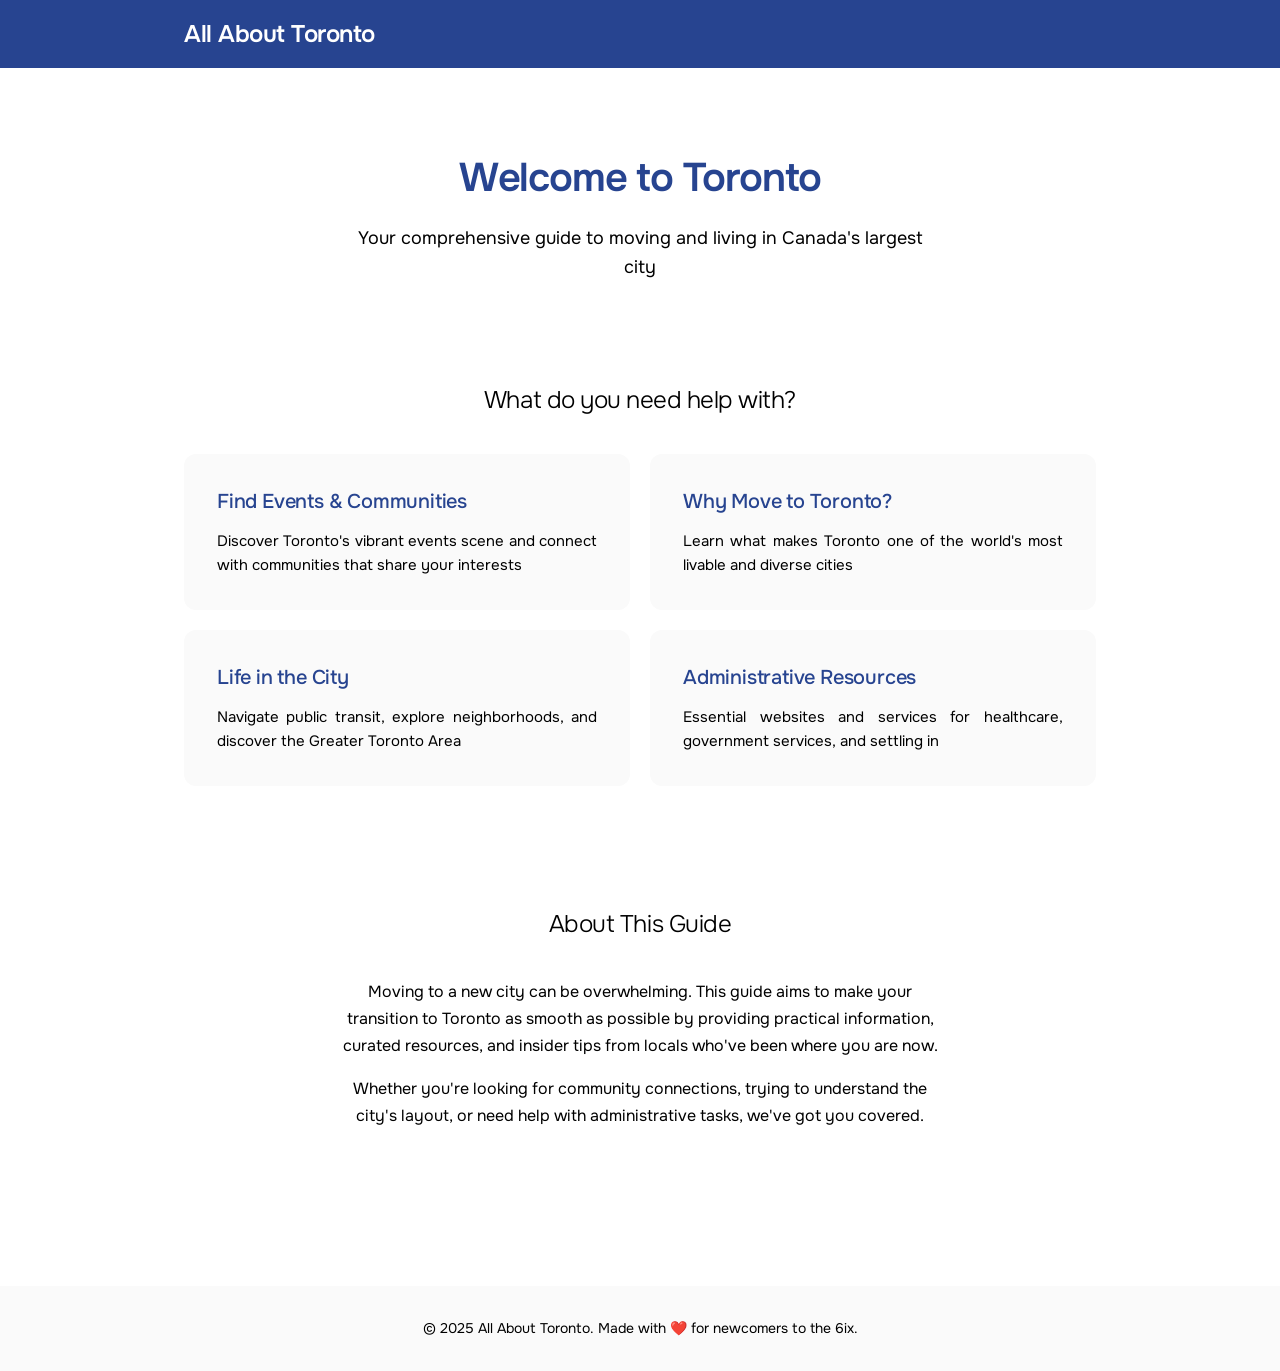
<file: index.html>
<!DOCTYPE html>
<html lang="en">
<head>
    <meta charset="UTF-8">
    <meta name="viewport" content="width=device-width, initial-scale=1.0">
    <title>All About Toronto - Your Guide to Moving and Living in Toronto</title>
    <link rel="preconnect" href="https://fonts.googleapis.com">
    <link rel="preconnect" href="https://fonts.gstatic.com" crossorigin>
    <link href="https://fonts.googleapis.com/css2?family=Onest:wght@300;400;500;600&display=swap" rel="stylesheet">
    <link rel="stylesheet" href="styles.css">
</head>
<body>
    <header>
        <nav>
            <div class="container">
                <a href="index.html" class="logo">All About Toronto</a>
            </div>
        </nav>
    </header>

    <main>
        <section class="hero">
            <div class="container">
                <h1>Welcome to Toronto</h1>
                <p class="hero-subtitle">Your comprehensive guide to moving and living in Canada's largest city</p>
            </div>
        </section>

        <section class="categories">
            <div class="container">
                <h2>What do you need help with?</h2>
                <div class="category-grid">
                    <a href="events-communities.html" class="category-card">
                        <h3>Find Events & Communities</h3>
                        <p>Discover Toronto's vibrant events scene and connect with communities that share your interests</p>
                    </a>
                    <a href="why-toronto.html" class="category-card">
                        <h3>Why Move to Toronto?</h3>
                        <p>Learn what makes Toronto one of the world's most livable and diverse cities</p>
                    </a>
                    <a href="city-life.html" class="category-card">
                        <h3>Life in the City</h3>
                        <p>Navigate public transit, explore neighborhoods, and discover the Greater Toronto Area</p>
                    </a>
                    <a href="resources.html" class="category-card">
                        <h3>Administrative Resources</h3>
                        <p>Essential websites and services for healthcare, government services, and settling in</p>
                    </a>
                </div>
            </div>
        </section>

        <section class="intro">
            <div class="container">
                <h2>About This Guide</h2>
                <p>Moving to a new city can be overwhelming. This guide aims to make your transition to Toronto as smooth as possible by providing practical information, curated resources, and insider tips from locals who've been where you are now.</p>
                <p>Whether you're looking for community connections, trying to understand the city's layout, or need help with administrative tasks, we've got you covered.</p>
            </div>
        </section>
    </main>

    <footer>
        <div class="container">
            <p>&copy; 2025 All About Toronto. Made with ❤️ for newcomers to the 6ix.</p>
        </div>
    </footer>
</body>
</html>
</file>
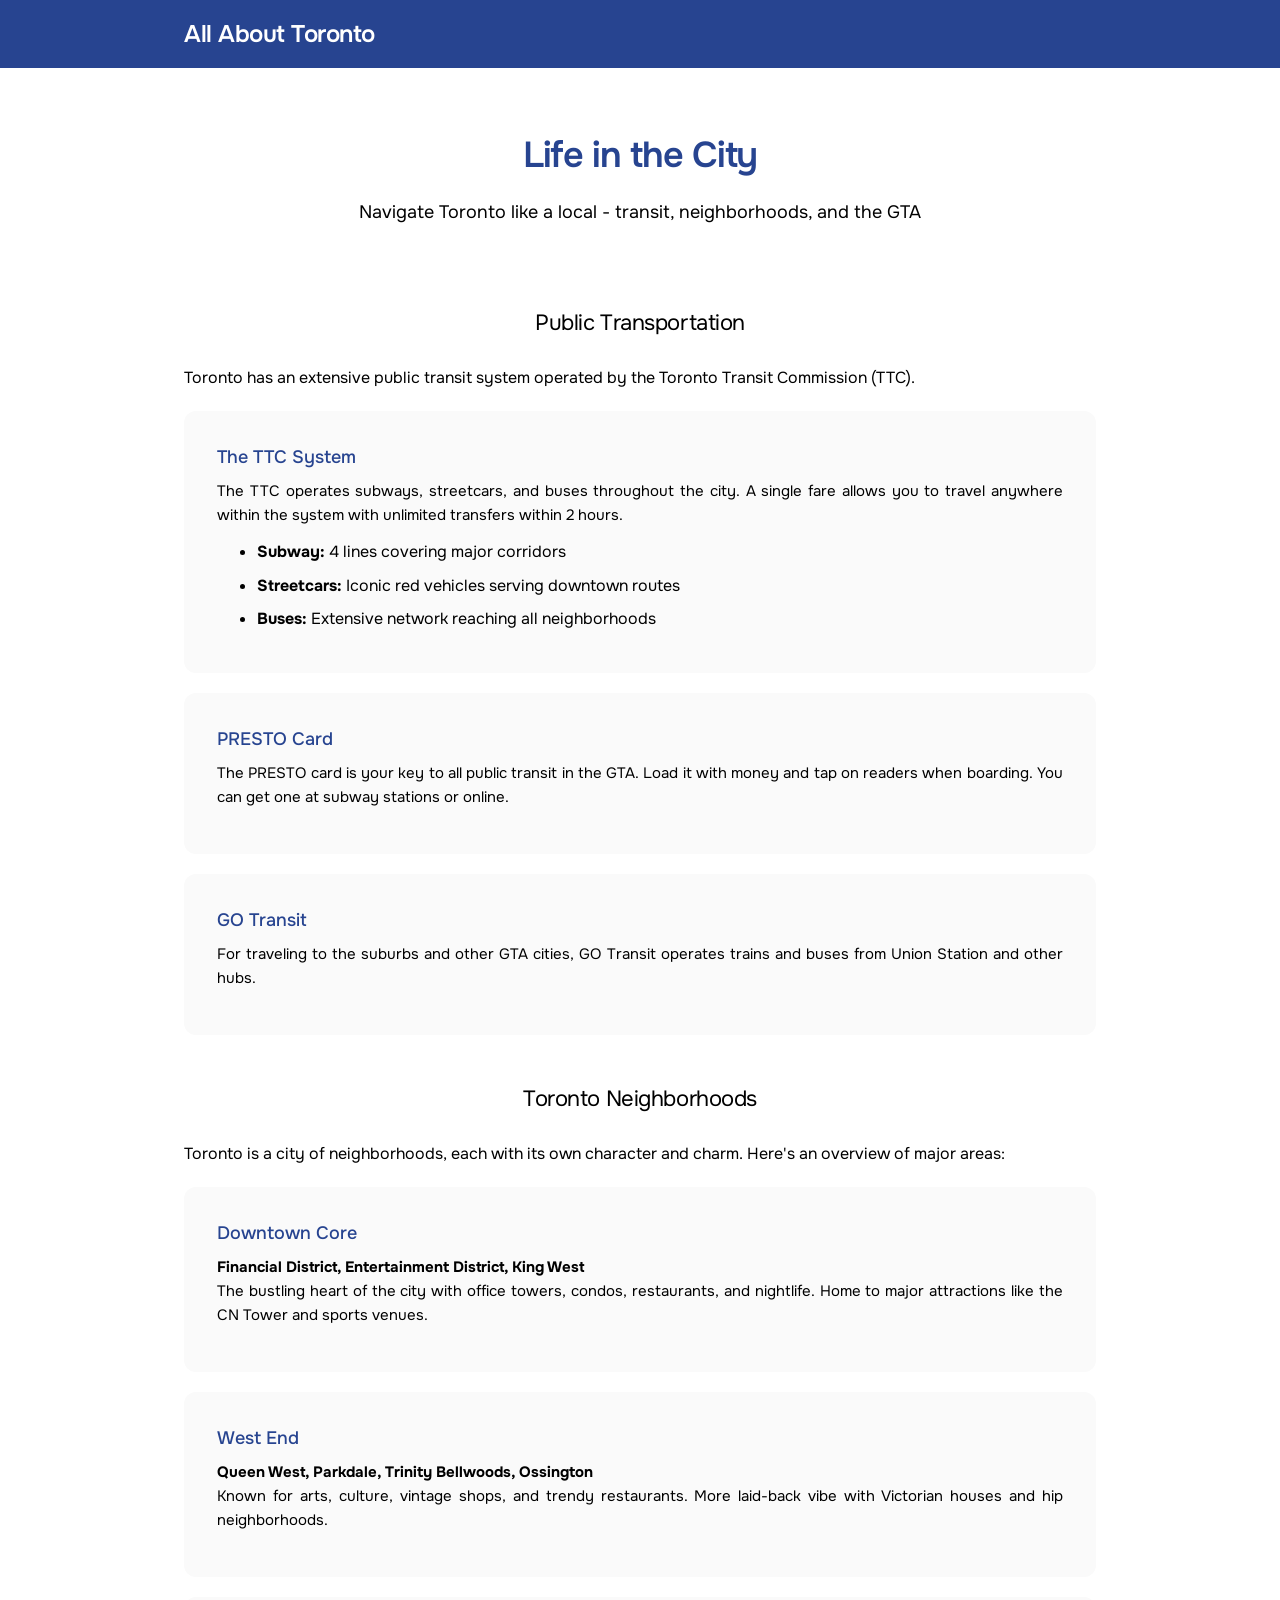
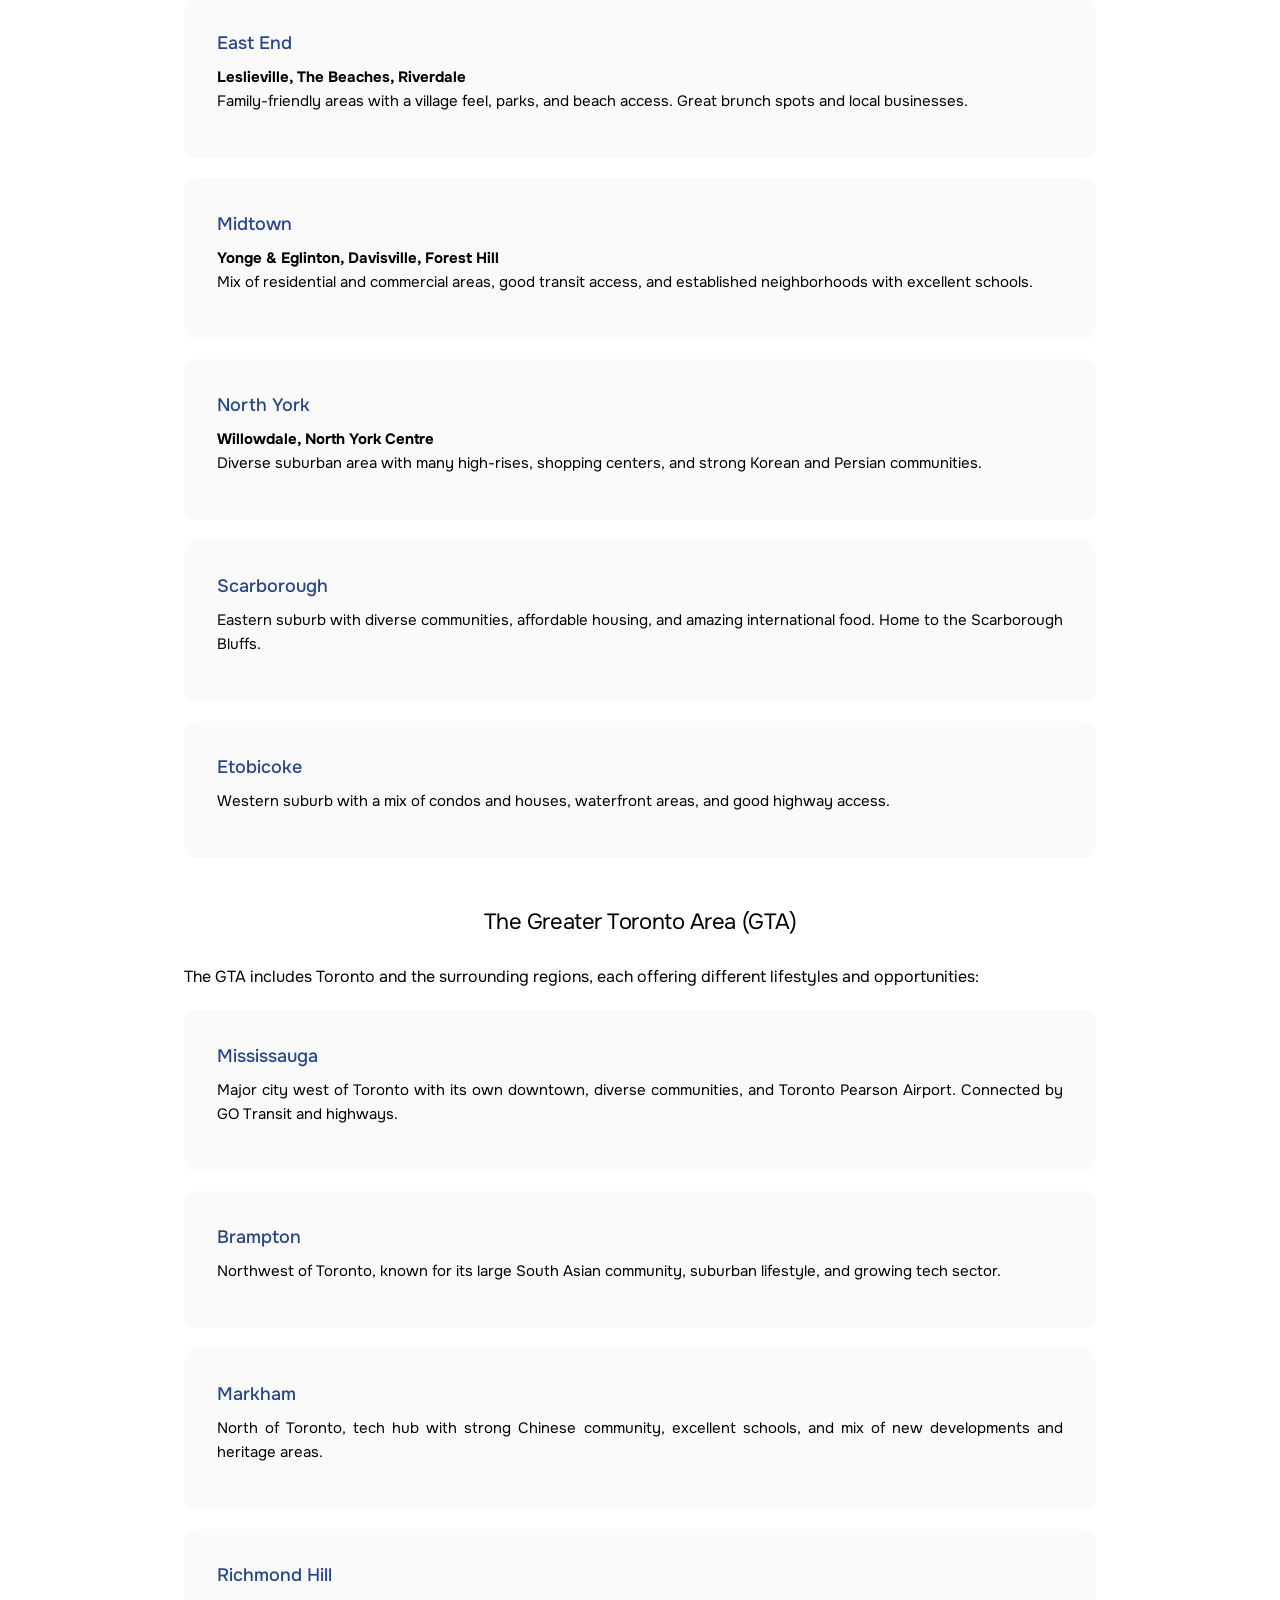
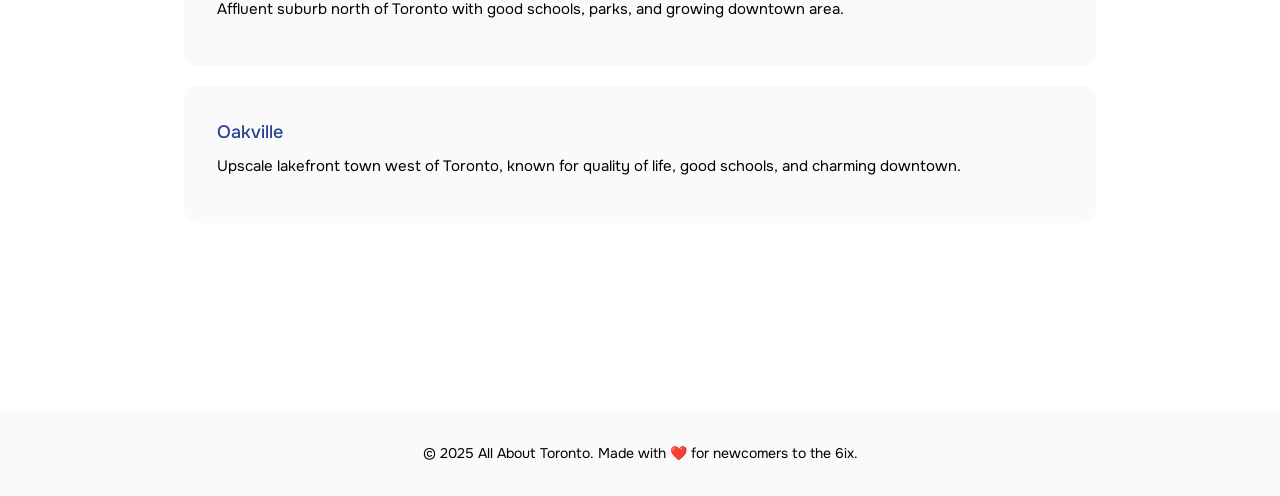
<file: city-life.html>
<!DOCTYPE html>
<html lang="en">
<head>
    <meta charset="UTF-8">
    <meta name="viewport" content="width=device-width, initial-scale=1.0">
    <title>Life in the City - All About Toronto</title>
    <link rel="preconnect" href="https://fonts.googleapis.com">
    <link rel="preconnect" href="https://fonts.gstatic.com" crossorigin>
    <link href="https://fonts.googleapis.com/css2?family=Onest:wght@300;400;500;600&display=swap" rel="stylesheet">
    <link rel="stylesheet" href="styles.css">
</head>
<body>
    <header>
        <nav>
            <div class="container">
                <a href="index.html" class="logo">All About Toronto</a>
            </div>
        </nav>
    </header>

    <main>
        <section class="page-header">
            <div class="container">
                <h1>Life in the City</h1>
                <p class="hero-subtitle">Navigate Toronto like a local - transit, neighborhoods, and the GTA</p>
            </div>
        </section>

        <section class="content">
            <div class="container">
                <div class="content-section">
                    <h2>Public Transportation</h2>
                    <p>Toronto has an extensive public transit system operated by the Toronto Transit Commission (TTC).</p>
                    
                    <div class="resource-item">
                        <h4>The TTC System</h4>
                        <p>The TTC operates subways, streetcars, and buses throughout the city. A single fare allows you to travel anywhere within the system with unlimited transfers within 2 hours.</p>
                        <ul style="margin-left: 20px; margin-top: 10px;">
                            <li><strong>Subway:</strong> 4 lines covering major corridors</li>
                            <li><strong>Streetcars:</strong> Iconic red vehicles serving downtown routes</li>
                            <li><strong>Buses:</strong> Extensive network reaching all neighborhoods</li>
                        </ul>
                    </div>
                    
                    <div class="resource-item">
                        <h4>PRESTO Card</h4>
                        <p>The PRESTO card is your key to all public transit in the GTA. Load it with money and tap on readers when boarding. You can get one at subway stations or online.</p>
                    </div>
                    
                    <div class="resource-item">
                        <h4>GO Transit</h4>
                        <p>For traveling to the suburbs and other GTA cities, GO Transit operates trains and buses from Union Station and other hubs.</p>
                    </div>
                </div>

                <div class="content-section">
                    <h2>Toronto Neighborhoods</h2>
                    <p>Toronto is a city of neighborhoods, each with its own character and charm. Here's an overview of major areas:</p>
                    
                    <div class="resource-item">
                        <h4>Downtown Core</h4>
                        <p><strong>Financial District, Entertainment District, King West</strong><br>
                        The bustling heart of the city with office towers, condos, restaurants, and nightlife. Home to major attractions like the CN Tower and sports venues.</p>
                    </div>
                    
                    <div class="resource-item">
                        <h4>West End</h4>
                        <p><strong>Queen West, Parkdale, Trinity Bellwoods, Ossington</strong><br>
                        Known for arts, culture, vintage shops, and trendy restaurants. More laid-back vibe with Victorian houses and hip neighborhoods.</p>
                    </div>
                    
                    <div class="resource-item">
                        <h4>East End</h4>
                        <p><strong>Leslieville, The Beaches, Riverdale</strong><br>
                        Family-friendly areas with a village feel, parks, and beach access. Great brunch spots and local businesses.</p>
                    </div>
                    
                    <div class="resource-item">
                        <h4>Midtown</h4>
                        <p><strong>Yonge & Eglinton, Davisville, Forest Hill</strong><br>
                        Mix of residential and commercial areas, good transit access, and established neighborhoods with excellent schools.</p>
                    </div>
                    
                    <div class="resource-item">
                        <h4>North York</h4>
                        <p><strong>Willowdale, North York Centre</strong><br>
                        Diverse suburban area with many high-rises, shopping centers, and strong Korean and Persian communities.</p>
                    </div>
                    
                    <div class="resource-item">
                        <h4>Scarborough</h4>
                        <p>Eastern suburb with diverse communities, affordable housing, and amazing international food. Home to the Scarborough Bluffs.</p>
                    </div>
                    
                    <div class="resource-item">
                        <h4>Etobicoke</h4>
                        <p>Western suburb with a mix of condos and houses, waterfront areas, and good highway access.</p>
                    </div>
                </div>

                <div class="content-section">
                    <h2>The Greater Toronto Area (GTA)</h2>
                    <p>The GTA includes Toronto and the surrounding regions, each offering different lifestyles and opportunities:</p>
                    
                    <div class="resource-item">
                        <h4>Mississauga</h4>
                        <p>Major city west of Toronto with its own downtown, diverse communities, and Toronto Pearson Airport. Connected by GO Transit and highways.</p>
                    </div>
                    
                    <div class="resource-item">
                        <h4>Brampton</h4>
                        <p>Northwest of Toronto, known for its large South Asian community, suburban lifestyle, and growing tech sector.</p>
                    </div>
                    
                    <div class="resource-item">
                        <h4>Markham</h4>
                        <p>North of Toronto, tech hub with strong Chinese community, excellent schools, and mix of new developments and heritage areas.</p>
                    </div>
                    
                    <div class="resource-item">
                        <h4>Richmond Hill</h4>
                        <p>Affluent suburb north of Toronto with good schools, parks, and growing downtown area.</p>
                    </div>
                    
                    <div class="resource-item">
                        <h4>Oakville</h4>
                        <p>Upscale lakefront town west of Toronto, known for quality of life, good schools, and charming downtown.</p>
                    </div>
                </div>
            </div>
        </section>
    </main>

    <footer>
        <div class="container">
            <p>&copy; 2025 All About Toronto. Made with ❤️ for newcomers to the 6ix.</p>
        </div>
    </footer>
</body>
</html>
</file>
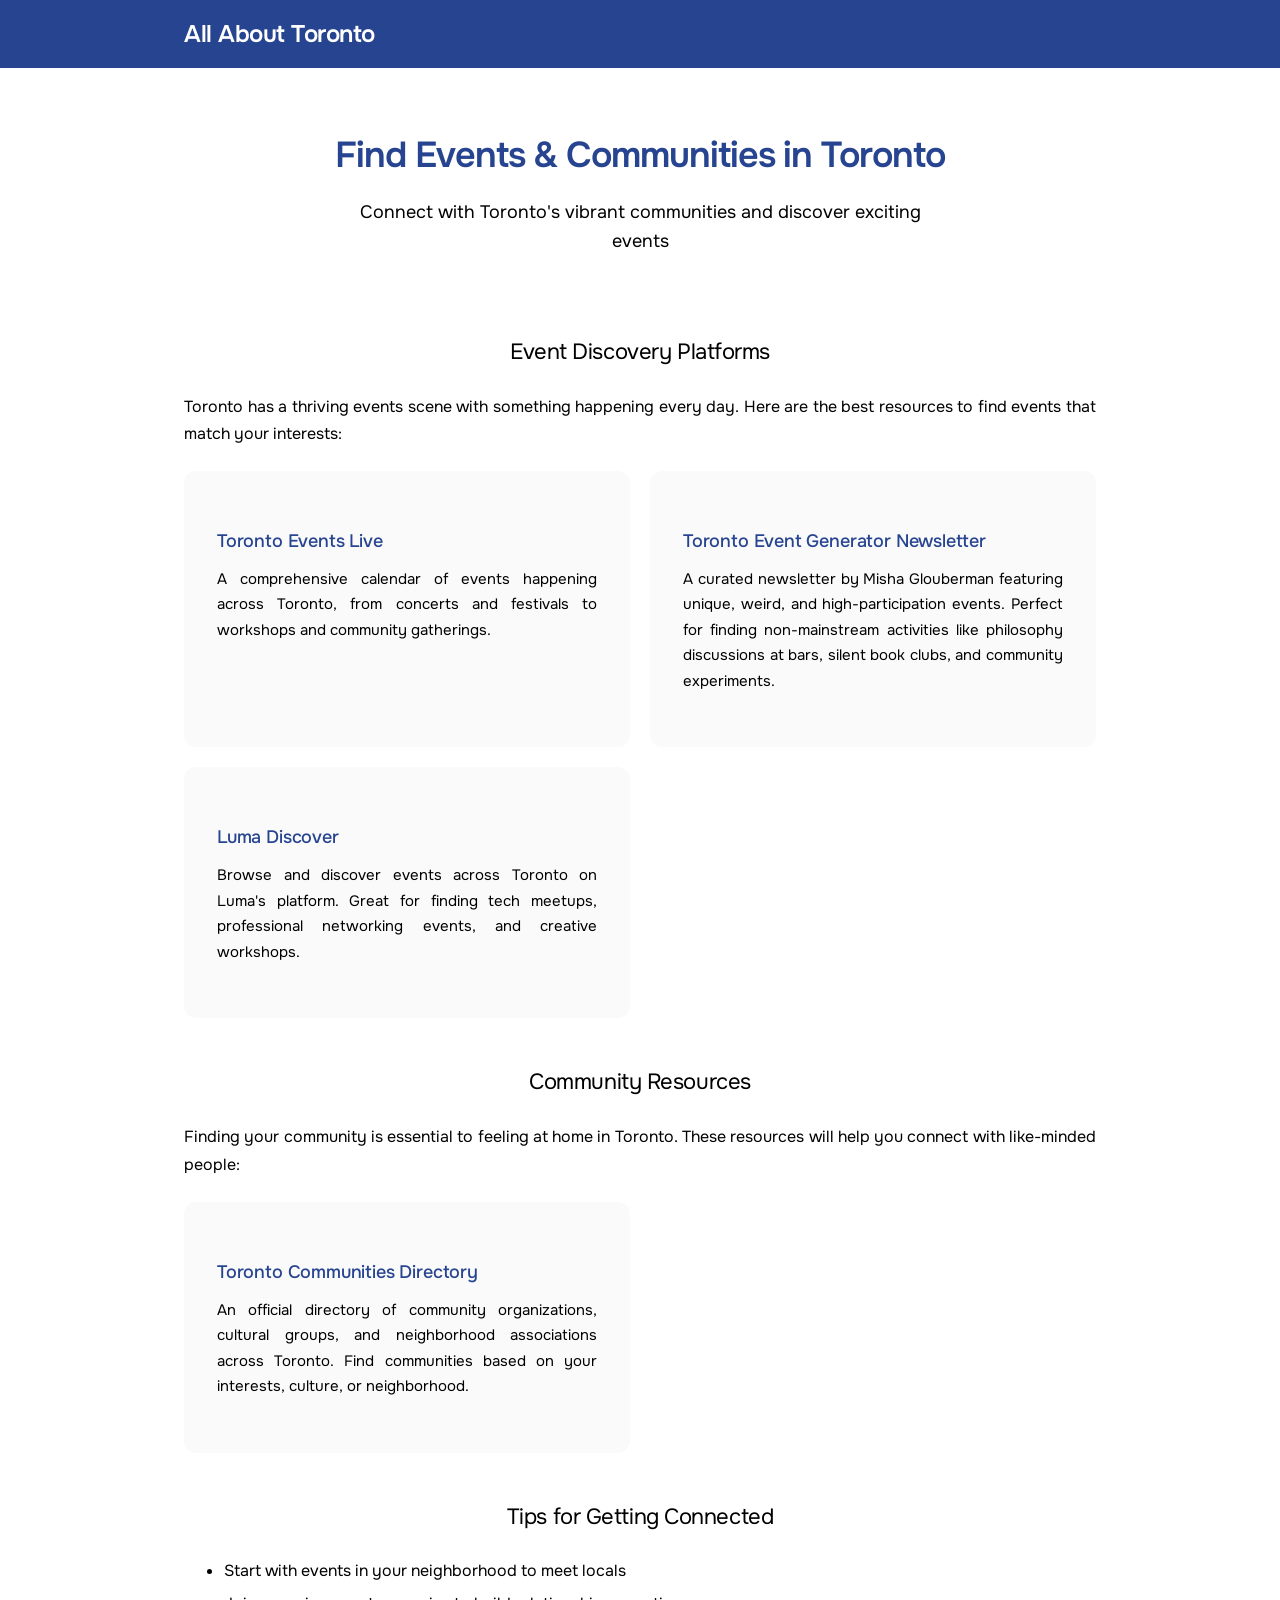
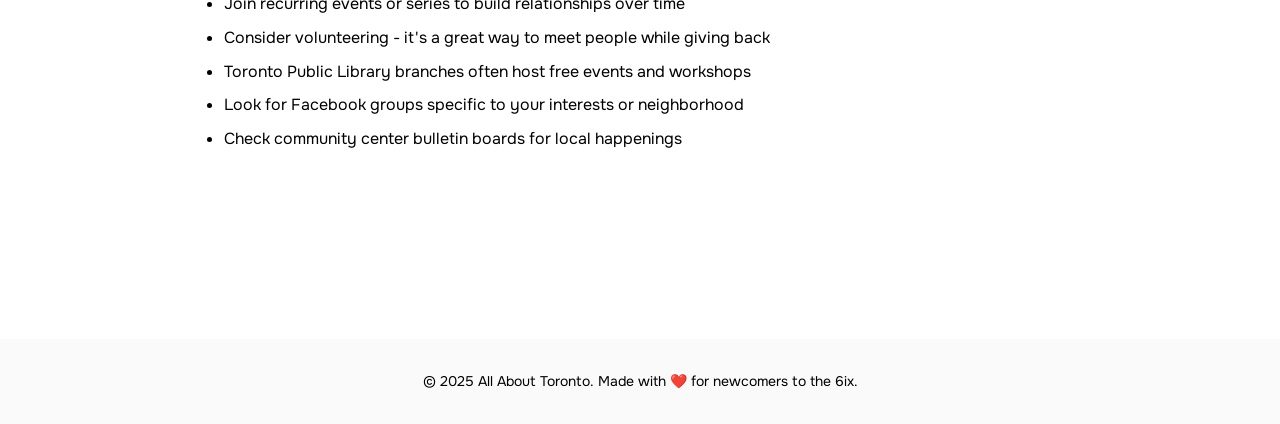
<file: events-communities.html>
<!DOCTYPE html>
<html lang="en">
<head>
    <meta charset="UTF-8">
    <meta name="viewport" content="width=device-width, initial-scale=1.0">
    <title>Events & Communities - All About Toronto</title>
    <link rel="preconnect" href="https://fonts.googleapis.com">
    <link rel="preconnect" href="https://fonts.gstatic.com" crossorigin>
    <link href="https://fonts.googleapis.com/css2?family=Onest:wght@300;400;500;600&display=swap" rel="stylesheet">
    <link rel="stylesheet" href="styles.css">
</head>
<body>
    <header>
        <nav>
            <div class="container">
                <a href="index.html" class="logo">All About Toronto</a>
            </div>
        </nav>
    </header>

    <main>
        <section class="page-header">
            <div class="container">
                <h1>Find Events & Communities in Toronto</h1>
                <p class="hero-subtitle">Connect with Toronto's vibrant communities and discover exciting events</p>
            </div>
        </section>

        <section class="content">
            <div class="container">
                <div class="content-section">
                    <h2>Event Discovery Platforms</h2>
                    <p>Toronto has a thriving events scene with something happening every day. Here are the best resources to find events that match your interests:</p>
                    
                    <div class="category-grid">
                        <a href="https://torontoevents.live" target="_blank" class="category-card">
                            <h3>Toronto Events Live</h3>
                            <p>A comprehensive calendar of events happening across Toronto, from concerts and festivals to workshops and community gatherings.</p>
                        </a>
                        
                        <a href="https://torontoeventgenerator.substack.com" target="_blank" class="category-card">
                            <h3>Toronto Event Generator Newsletter</h3>
                            <p>A curated newsletter by Misha Glouberman featuring unique, weird, and high-participation events. Perfect for finding non-mainstream activities like philosophy discussions at bars, silent book clubs, and community experiments.</p>
                        </a>
                        
                        <a href="https://lu.ma/discover" target="_blank" class="category-card">
                            <h3>Luma Discover</h3>
                            <p>Browse and discover events across Toronto on Luma's platform. Great for finding tech meetups, professional networking events, and creative workshops.</p>
                        </a>
                    </div>
                </div>

                <div class="content-section">
                    <h2>Community Resources</h2>
                    <p>Finding your community is essential to feeling at home in Toronto. These resources will help you connect with like-minded people:</p>
                    
                    <div class="category-grid">
                        <a href="https://t0ronto.ca" target="_blank" class="category-card">
                            <h3>Toronto Communities Directory</h3>
                            <p>An official directory of community organizations, cultural groups, and neighborhood associations across Toronto. Find communities based on your interests, culture, or neighborhood.</p>
                        </a>
                    </div>
                </div>

                <div class="content-section">
                    <h2>Tips for Getting Connected</h2>
                    <ul style="margin-left: 20px;">
                        <li>Start with events in your neighborhood to meet locals</li>
                        <li>Join recurring events or series to build relationships over time</li>
                        <li>Consider volunteering - it's a great way to meet people while giving back</li>
                        <li>Toronto Public Library branches often host free events and workshops</li>
                        <li>Look for Facebook groups specific to your interests or neighborhood</li>
                        <li>Check community center bulletin boards for local happenings</li>
                    </ul>
                </div>
            </div>
        </section>
    </main>

    <footer>
        <div class="container">
            <p>&copy; 2025 All About Toronto. Made with ❤️ for newcomers to the 6ix.</p>
        </div>
    </footer>
</body>
</html>
</file>
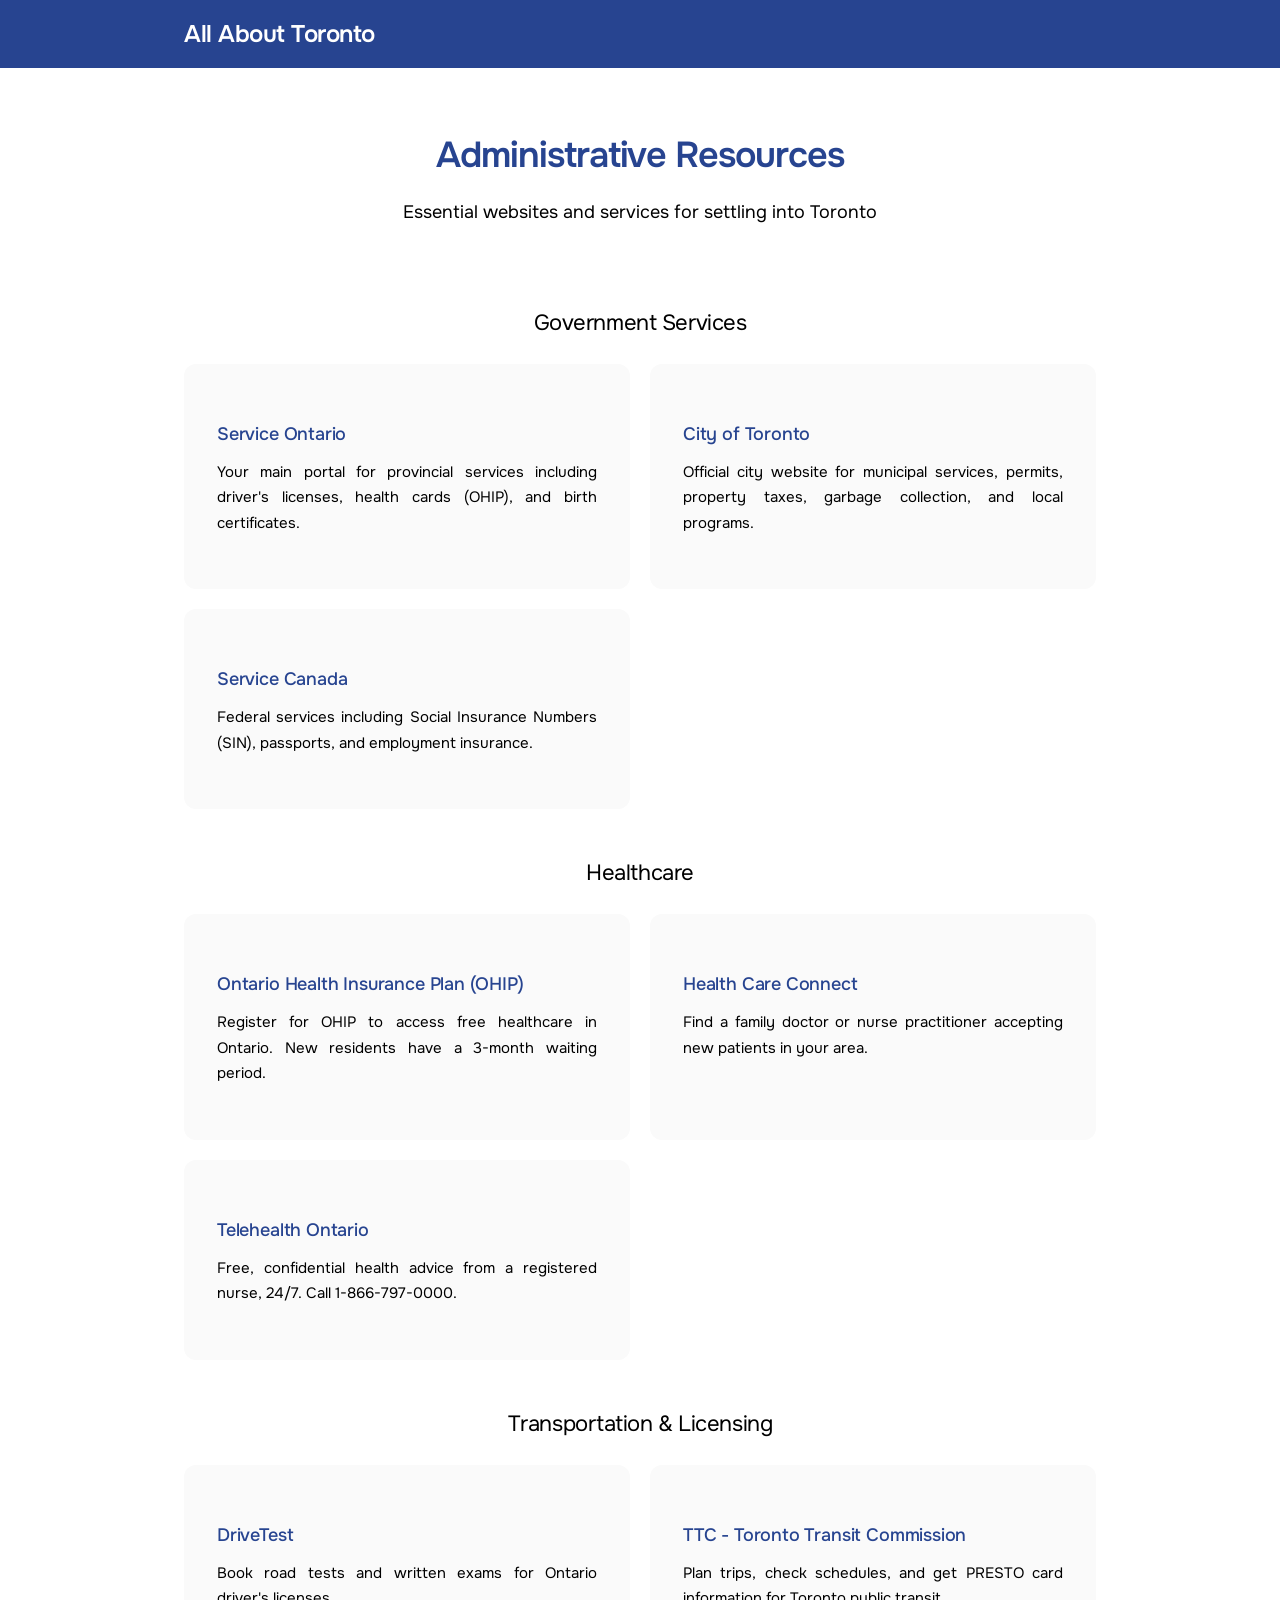
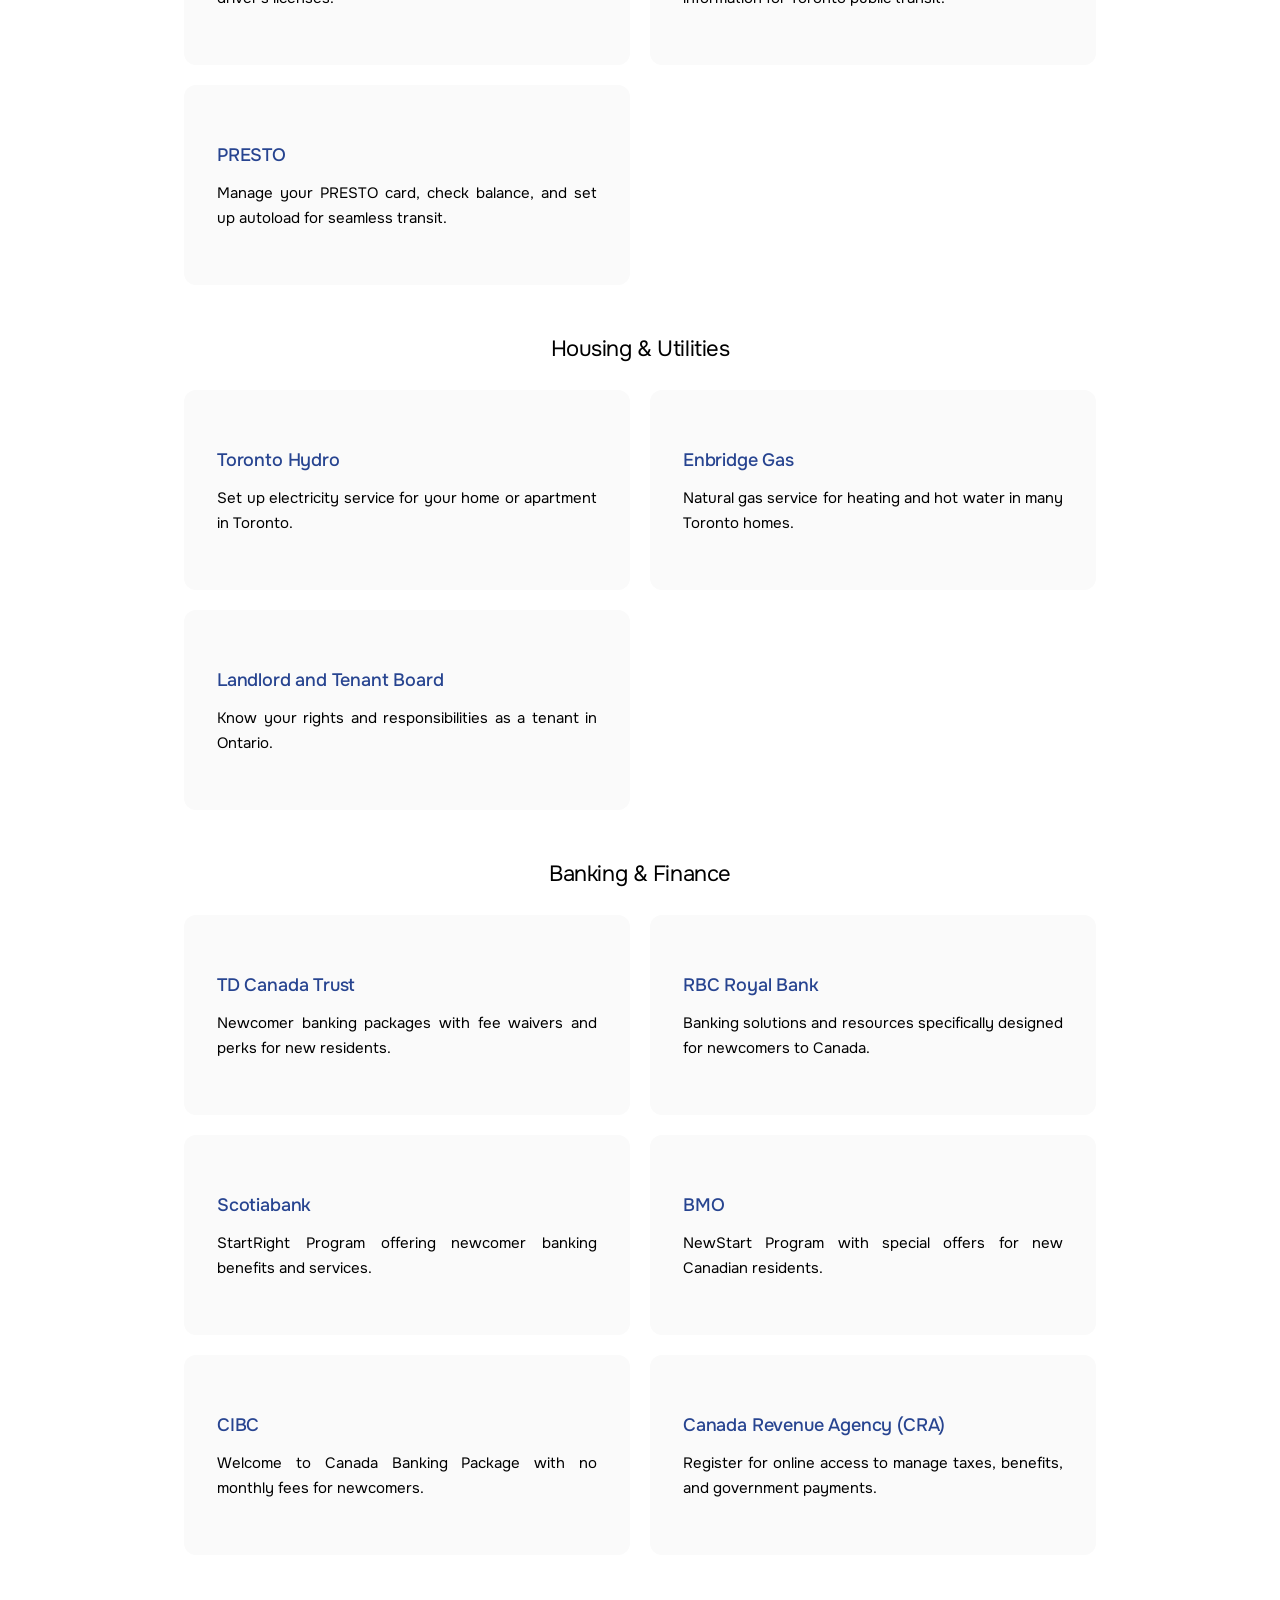
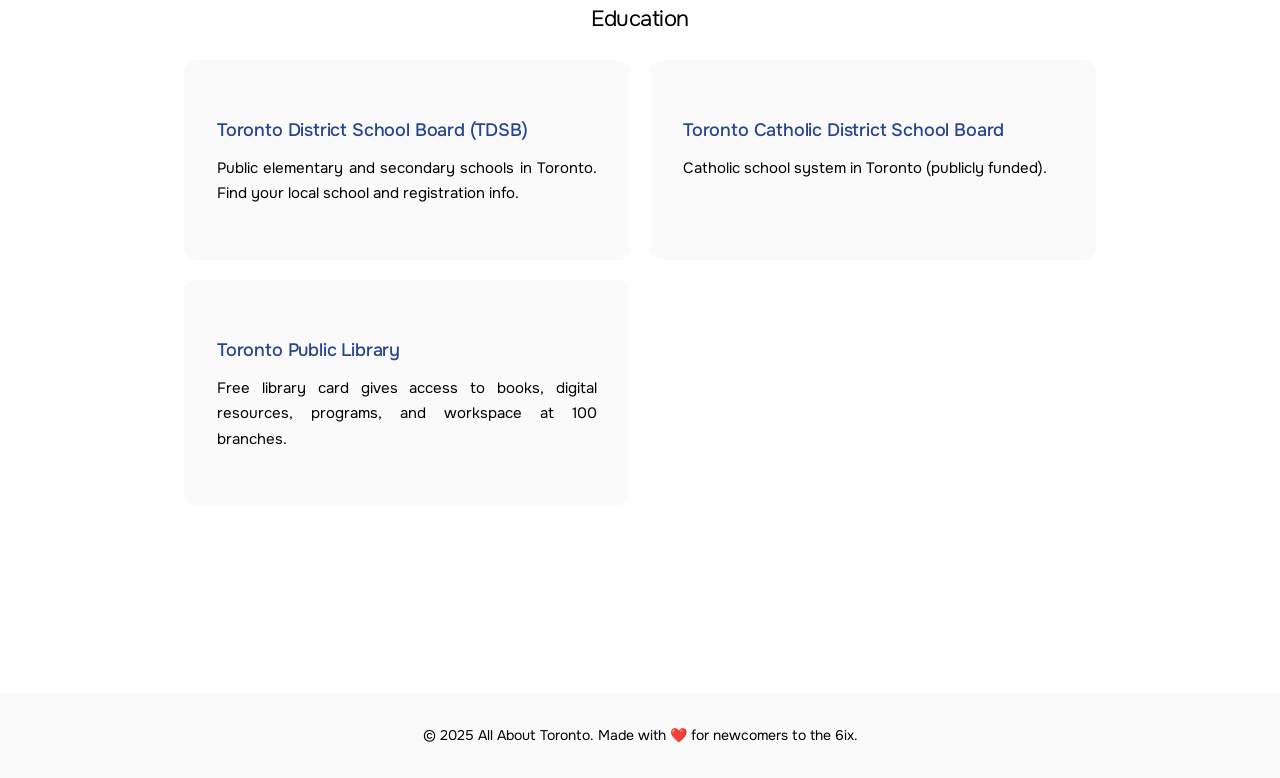
<file: resources.html>
<!DOCTYPE html>
<html lang="en">
<head>
    <meta charset="UTF-8">
    <meta name="viewport" content="width=device-width, initial-scale=1.0">
    <title>Administrative Resources - All About Toronto</title>
    <link rel="preconnect" href="https://fonts.googleapis.com">
    <link rel="preconnect" href="https://fonts.gstatic.com" crossorigin>
    <link href="https://fonts.googleapis.com/css2?family=Onest:wght@300;400;500;600&display=swap" rel="stylesheet">
    <link rel="stylesheet" href="styles.css">
</head>
<body>
    <header>
        <nav>
            <div class="container">
                <a href="index.html" class="logo">All About Toronto</a>
            </div>
        </nav>
    </header>

    <main>
        <section class="page-header">
            <div class="container">
                <h1>Administrative Resources</h1>
                <p class="hero-subtitle">Essential websites and services for settling into Toronto</p>
            </div>
        </section>

        <section class="content">
            <div class="container">
                <div class="content-section">
                    <h2>Government Services</h2>
                    
                    <div class="category-grid">
                        <a class="category-card" href="https://www.ontario.ca/page/serviceontario" target="_blank">
                            <h3>Service Ontario</h3>
                            <p>Your main portal for provincial services including driver's licenses, health cards (OHIP), and birth certificates.</p>
                        </a>
                        
                        <a class="category-card" href="https://www.toronto.ca" target="_blank">
                            <h3>City of Toronto</h3>
                            <p>Official city website for municipal services, permits, property taxes, garbage collection, and local programs.</p>
                        </a>
                        
                        <a class="category-card" href="https://www.canada.ca/en/employment-social-development/corporate/portfolio/service-canada.html" target="_blank">
                            <h3>Service Canada</h3>
                            <p>Federal services including Social Insurance Numbers (SIN), passports, and employment insurance.</p>
                        </a>
                    </div>
                </div>

                <div class="content-section">
                    <h2>Healthcare</h2>
                    
                    <div class="category-grid">
                        <a class="category-card" href="https://www.ontario.ca/page/apply-ohip-and-get-health-card" target="_blank">
                            <h3>Ontario Health Insurance Plan (OHIP)</h3>
                            <p>Register for OHIP to access free healthcare in Ontario. New residents have a 3-month waiting period.</p>
                        </a>
                        
                        <a class="category-card" href="https://www.ontario.ca/page/find-family-doctor-or-nurse-practitioner" target="_blank">
                            <h3>Health Care Connect</h3>
                            <p>Find a family doctor or nurse practitioner accepting new patients in your area.</p>
                        </a>
                        
                        <a class="category-card" href="https://www.ontario.ca/page/get-medical-advice-telehealth-ontario" target="_blank">
                            <h3>Telehealth Ontario</h3>
                            <p>Free, confidential health advice from a registered nurse, 24/7. Call 1-866-797-0000.</p>
                        </a>
                    </div>
                </div>

                <div class="content-section">
                    <h2>Transportation & Licensing</h2>
                    
                    <div class="category-grid">
                        <a class="category-card" href="https://www.drivetest.ca" target="_blank">
                            <h3>DriveTest</h3>
                            <p>Book road tests and written exams for Ontario driver's licenses.</p>
                        </a>
                        
                        <a class="category-card" href="https://www.ttc.ca" target="_blank">
                            <h3>TTC - Toronto Transit Commission</h3>
                            <p>Plan trips, check schedules, and get PRESTO card information for Toronto public transit.</p>
                        </a>
                        
                        <a class="category-card" href="https://www.prestocard.ca" target="_blank">
                            <h3>PRESTO</h3>
                            <p>Manage your PRESTO card, check balance, and set up autoload for seamless transit.</p>
                        </a>
                    </div>
                </div>

                <div class="content-section">
                    <h2>Housing & Utilities</h2>
                    
                    <div class="category-grid">
                        <a class="category-card" href="https://www.torontohydro.com" target="_blank">
                            <h3>Toronto Hydro</h3>
                            <p>Set up electricity service for your home or apartment in Toronto.</p>
                        </a>
                        
                        <a class="category-card" href="https://www.enbridgegas.com" target="_blank">
                            <h3>Enbridge Gas</h3>
                            <p>Natural gas service for heating and hot water in many Toronto homes.</p>
                        </a>
                        
                        <a class="category-card" href="https://tribunalsontario.ca/ltb/" target="_blank">
                            <h3>Landlord and Tenant Board</h3>
                            <p>Know your rights and responsibilities as a tenant in Ontario.</p>
                        </a>
                    </div>
                </div>

                <div class="content-section">
                    <h2>Banking & Finance</h2>
                    
                    <div class="category-grid">
                        <a class="category-card" href="https://www.td.com/ca/en/personal-banking/solutions/new-to-canada" target="_blank">
                            <h3>TD Canada Trust</h3>
                            <p>Newcomer banking packages with fee waivers and perks for new residents.</p>
                        </a>
                        
                        <a class="category-card" href="https://www.rbc.com/newcomers/" target="_blank">
                            <h3>RBC Royal Bank</h3>
                            <p>Banking solutions and resources specifically designed for newcomers to Canada.</p>
                        </a>
                        
                        <a class="category-card" href="https://www.scotiabank.com/ca/en/personal/programs/startright.html" target="_blank">
                            <h3>Scotiabank</h3>
                            <p>StartRight Program offering newcomer banking benefits and services.</p>
                        </a>
                        
                        <a class="category-card" href="https://www.bmo.com/main/personal/newcomers-to-canada/" target="_blank">
                            <h3>BMO</h3>
                            <p>NewStart Program with special offers for new Canadian residents.</p>
                        </a>
                        
                        <a class="category-card" href="https://www.cibc.com/en/newcomers.html" target="_blank">
                            <h3>CIBC</h3>
                            <p>Welcome to Canada Banking Package with no monthly fees for newcomers.</p>
                        </a>
                        
                        <a class="category-card" href="https://www.canada.ca/en/revenue-agency.html" target="_blank">
                            <h3>Canada Revenue Agency (CRA)</h3>
                            <p>Register for online access to manage taxes, benefits, and government payments.</p>
                        </a>
                    </div>
                </div>

                <div class="content-section">
                    <h2>Education</h2>
                    
                    <div class="category-grid">
                        <a class="category-card" href="https://www.tdsb.on.ca" target="_blank">
                            <h3>Toronto District School Board (TDSB)</h3>
                            <p>Public elementary and secondary schools in Toronto. Find your local school and registration info.</p>
                        </a>
                        
                        <a class="category-card" href="https://www.tcdsb.org" target="_blank">
                            <h3>Toronto Catholic District School Board</h3>
                            <p>Catholic school system in Toronto (publicly funded).</p>
                        </a>
                        
                        <a class="category-card" href="https://www.torontopubliclibrary.ca" target="_blank">
                            <h3>Toronto Public Library</h3>
                            <p>Free library card gives access to books, digital resources, programs, and workspace at 100 branches.</p>
                        </a>
                    </div>
                </div>
            </div>
        </section>
    </main>

    <footer>
        <div class="container">
            <p>&copy; 2025 All About Toronto. Made with ❤️ for newcomers to the 6ix.</p>
        </div>
    </footer>
</body>
</html>
</file>
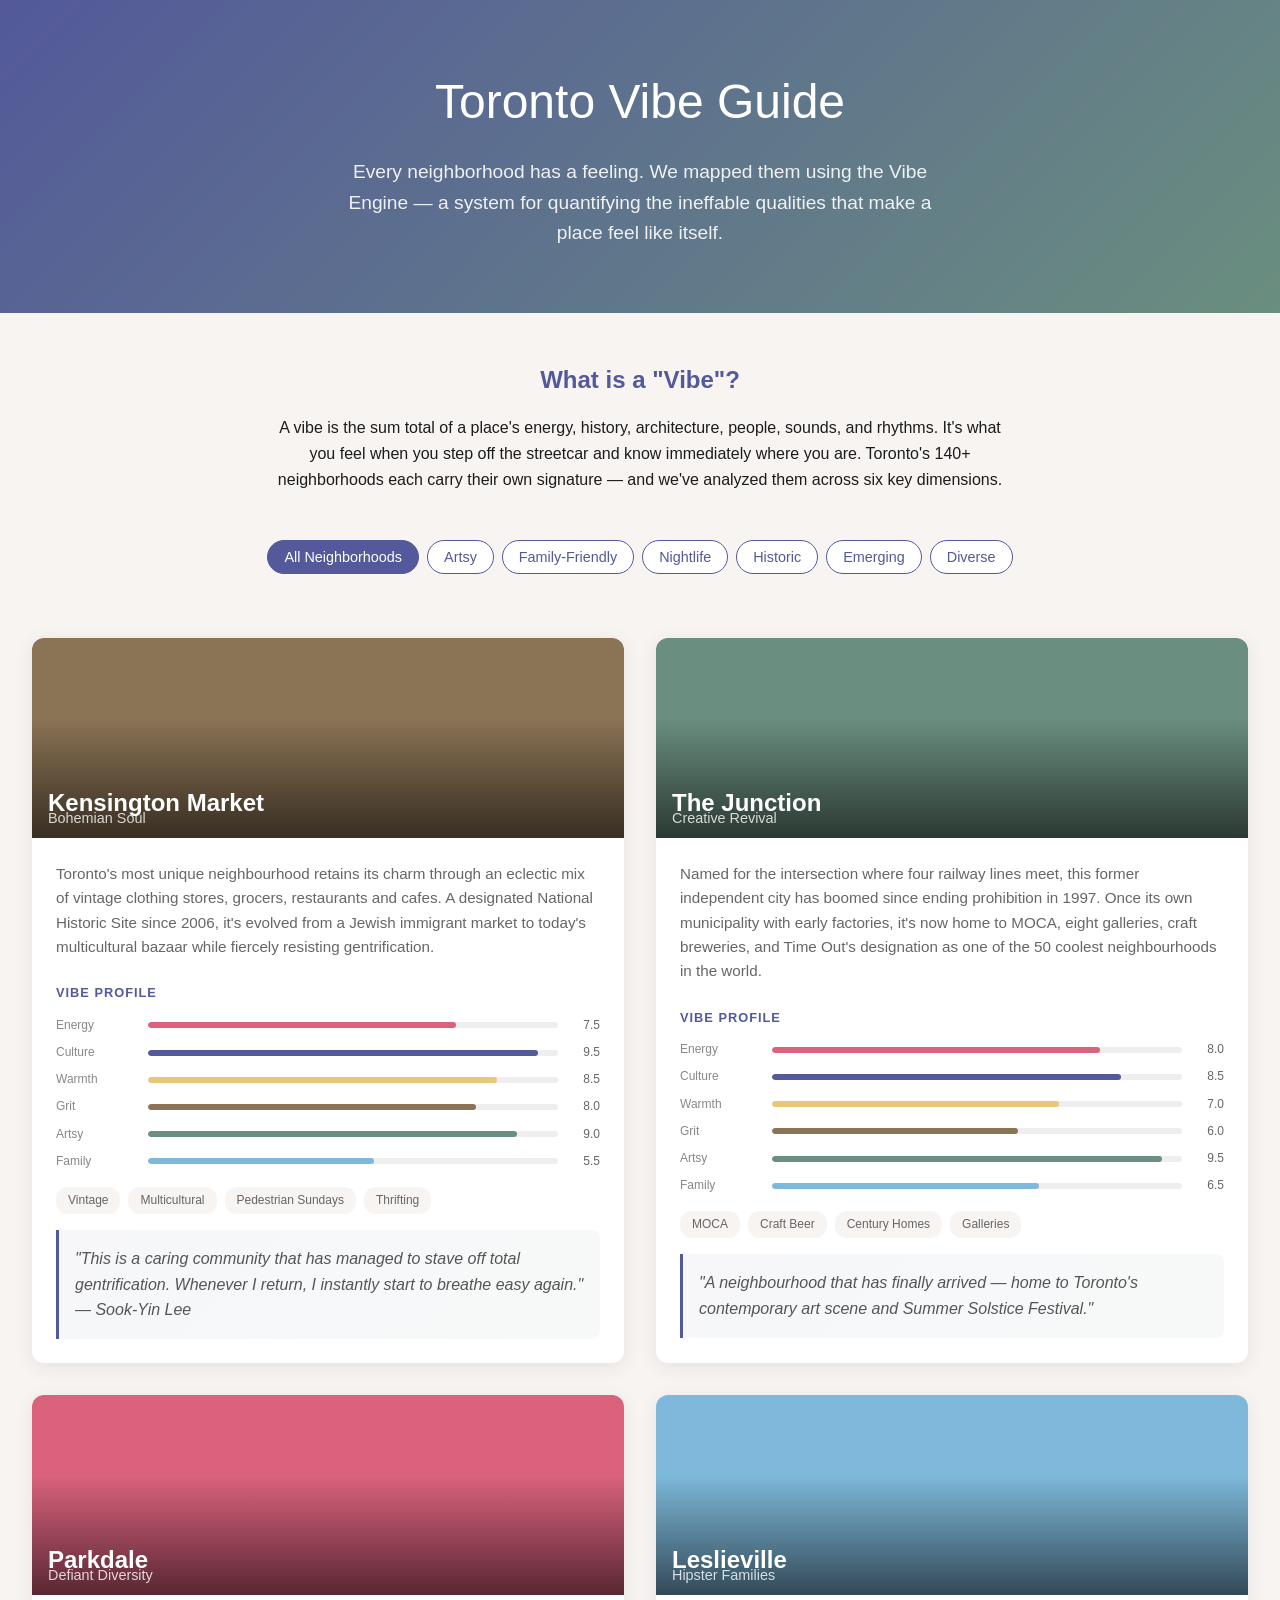
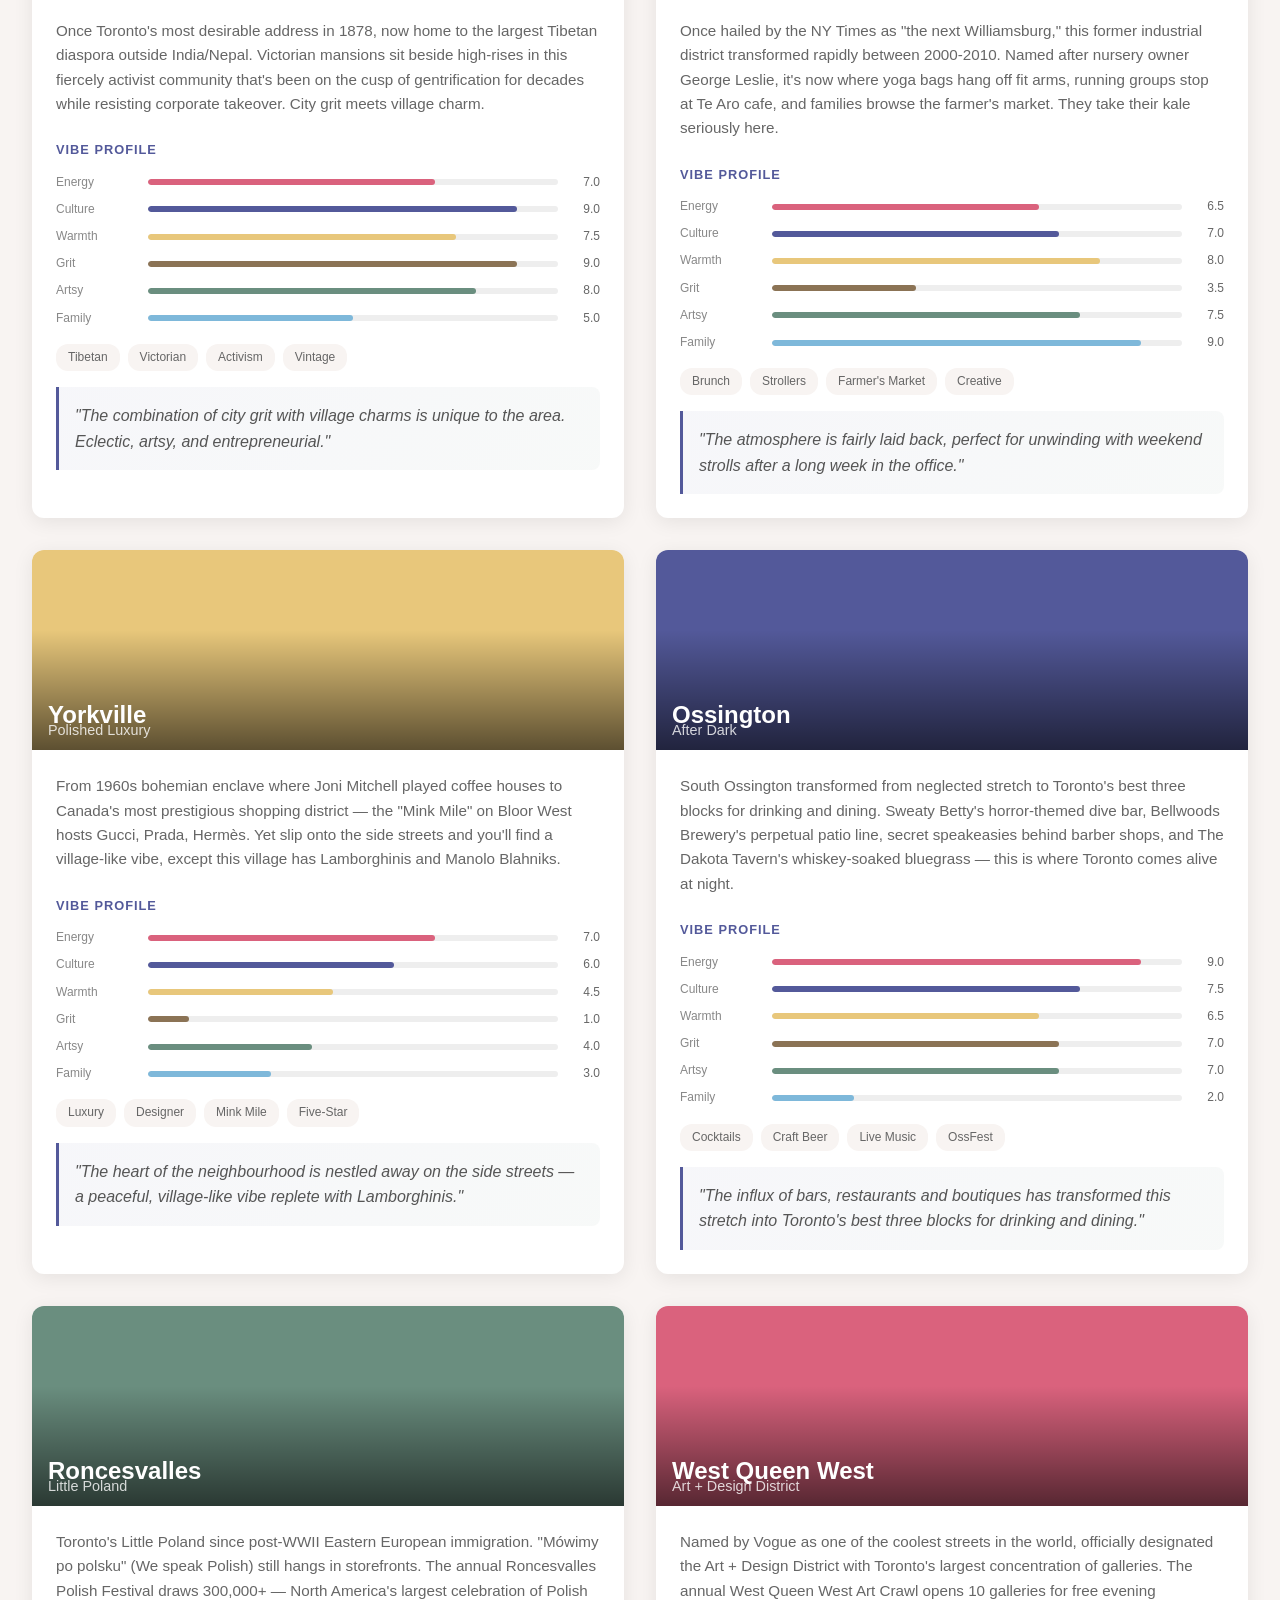
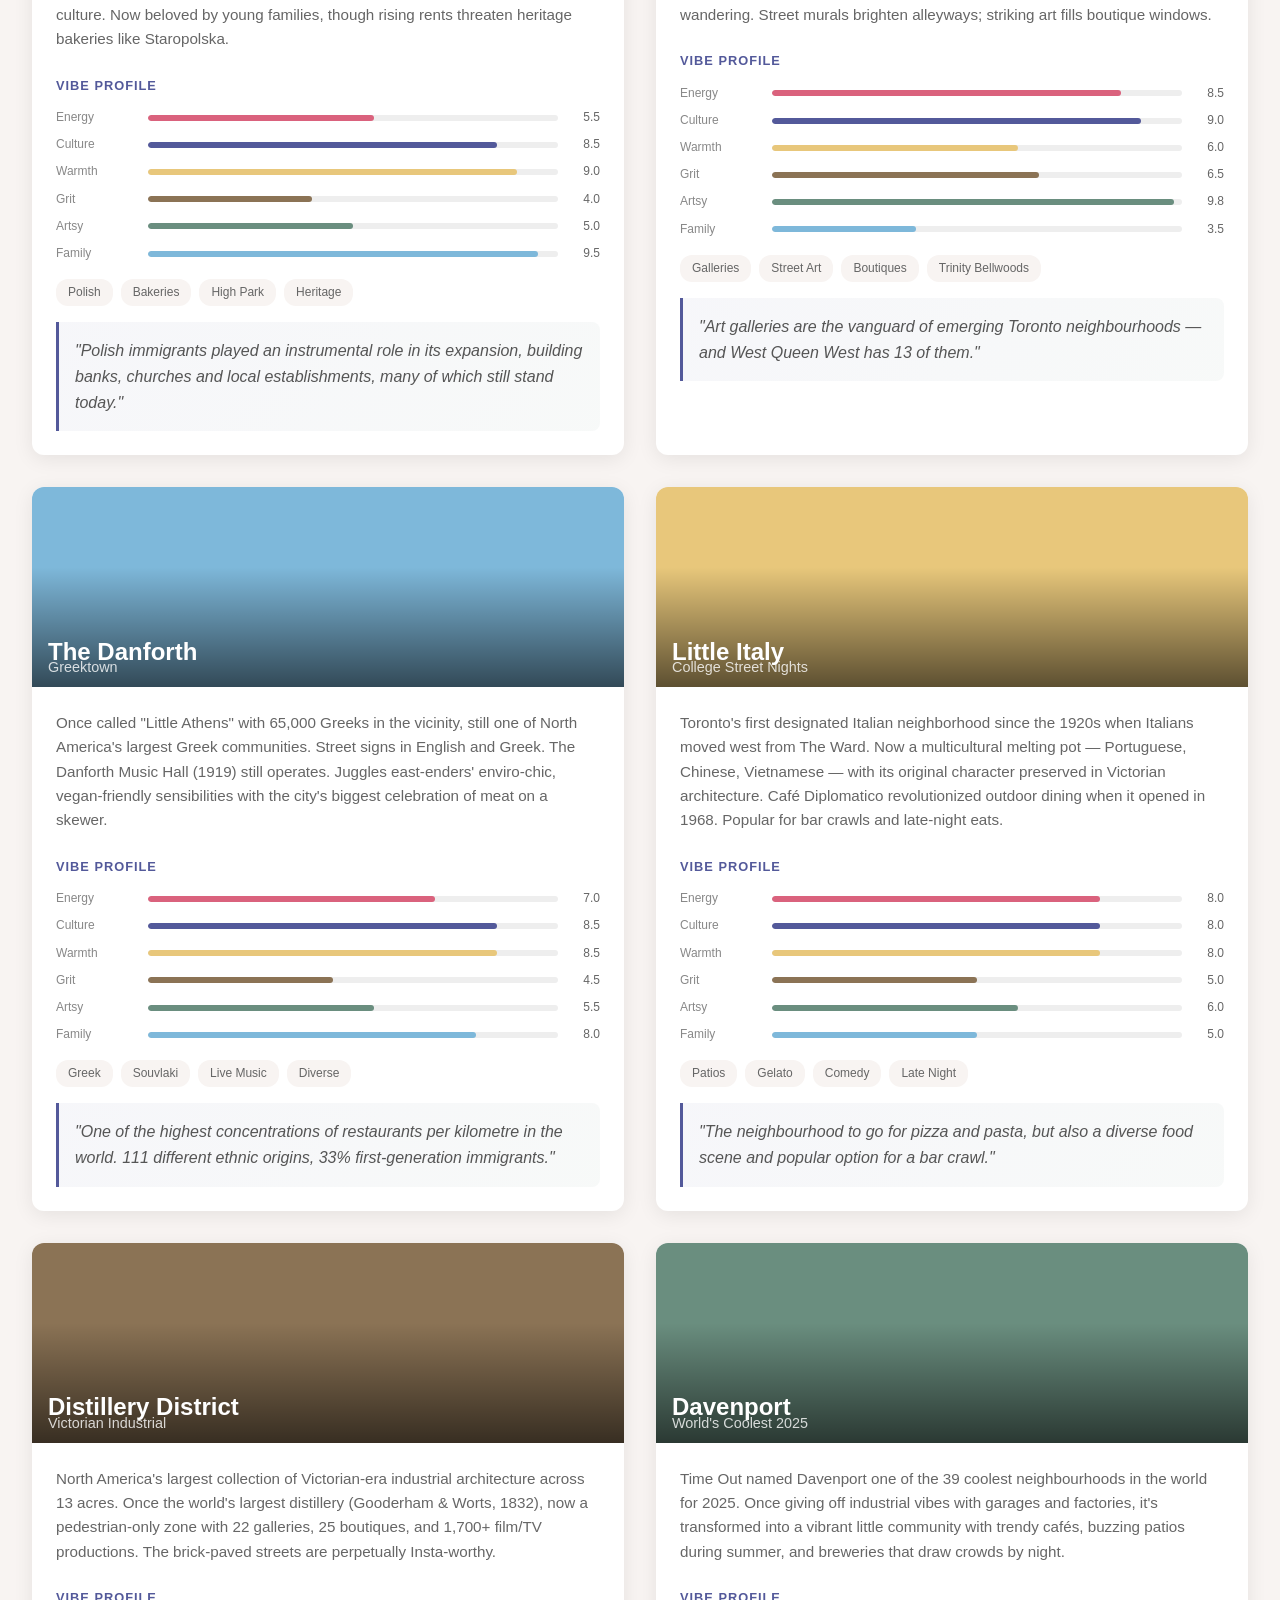
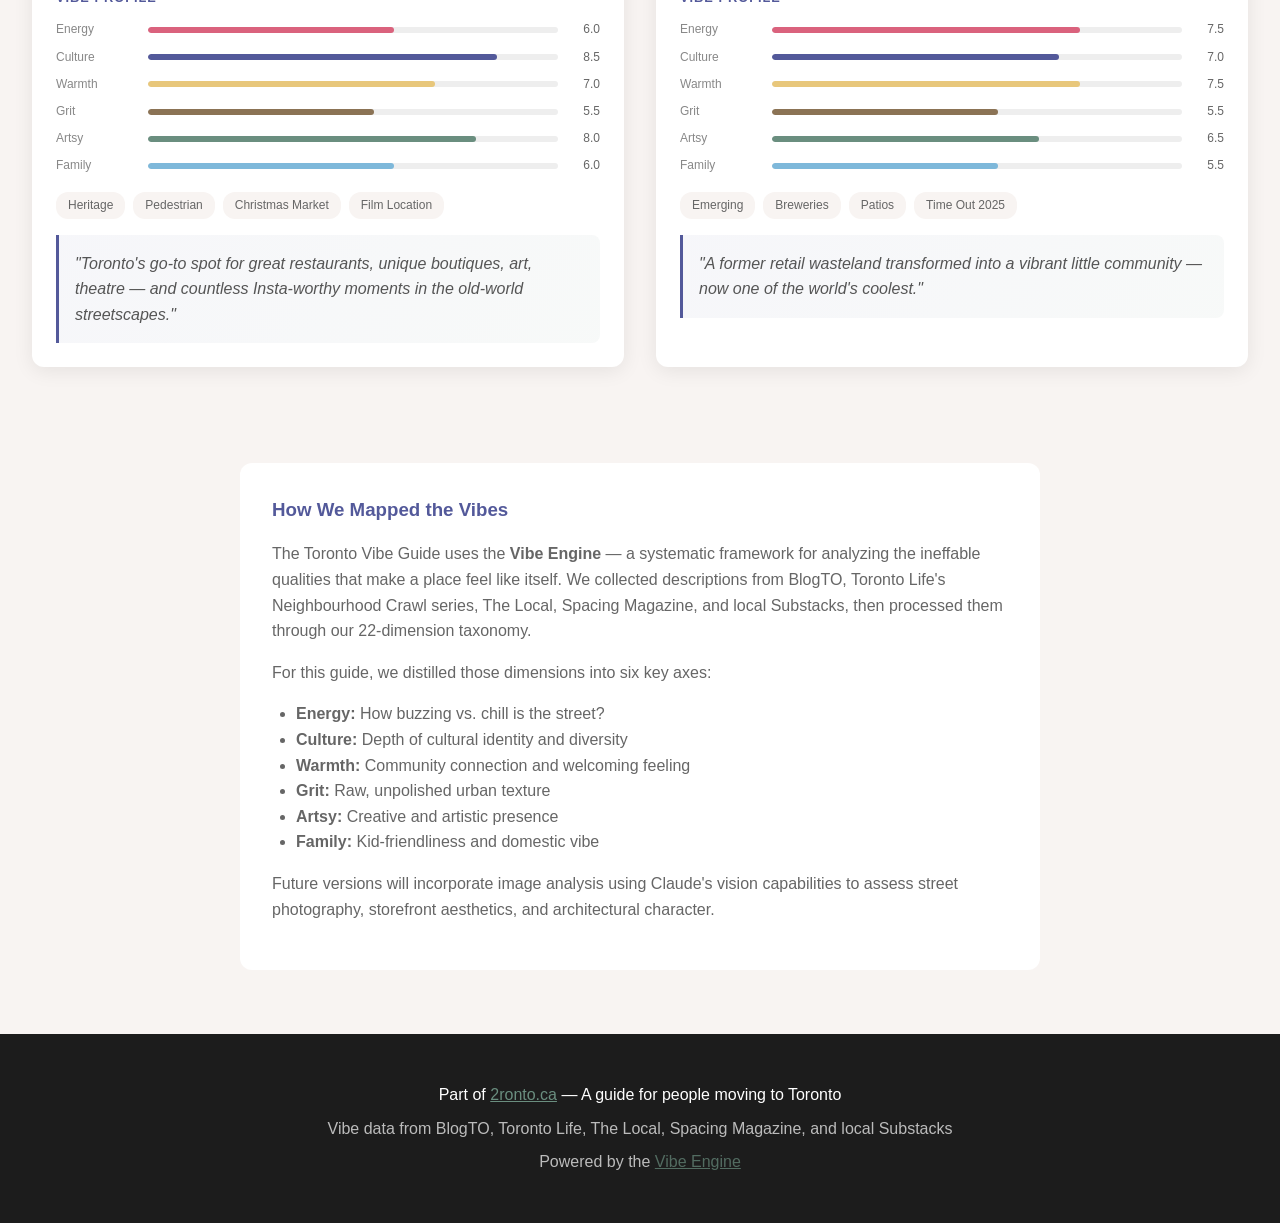
<file: toronto-vibe-guide.html>
<!DOCTYPE html>
<html lang="en">
<head>
    <meta charset="UTF-8">
    <meta name="viewport" content="width=device-width, initial-scale=1.0">
    <title>Toronto Vibe Guide | 2ronto.ca</title>
    <style>
        * {
            margin: 0;
            padding: 0;
            box-sizing: border-box;
        }

        :root {
            --isabelline: #f8f4f2;
            --eerie-black: #1c1c1c;
            --ultra-violet: #53599a;
            --viridian: #6a8e7f;
            --blush: #da627d;
            --sandy: #e8c77b;
            --soft-blue: #7eb8da;
        }

        body {
            font-family: -apple-system, BlinkMacSystemFont, 'Segoe UI', Roboto, sans-serif;
            background-color: var(--isabelline);
            color: var(--eerie-black);
            line-height: 1.6;
        }

        header {
            background: linear-gradient(135deg, var(--ultra-violet), var(--viridian));
            color: white;
            padding: 4rem 2rem;
            text-align: center;
        }

        header h1 {
            font-size: 3rem;
            font-weight: 300;
            margin-bottom: 1rem;
        }

        header p {
            font-size: 1.2rem;
            opacity: 0.9;
            max-width: 600px;
            margin: 0 auto;
        }

        .intro {
            max-width: 800px;
            margin: 3rem auto;
            padding: 0 2rem;
            text-align: center;
        }

        .intro h2 {
            color: var(--ultra-violet);
            margin-bottom: 1rem;
        }

        .filter-bar {
            max-width: 1200px;
            margin: 2rem auto;
            padding: 0 2rem;
            display: flex;
            flex-wrap: wrap;
            gap: 0.5rem;
            justify-content: center;
        }

        .filter-btn {
            padding: 0.5rem 1rem;
            border: 1px solid var(--ultra-violet);
            background: white;
            color: var(--ultra-violet);
            border-radius: 20px;
            cursor: pointer;
            transition: all 0.3s;
            font-size: 0.9rem;
        }

        .filter-btn:hover, .filter-btn.active {
            background: var(--ultra-violet);
            color: white;
        }

        .neighborhoods {
            max-width: 1400px;
            margin: 0 auto;
            padding: 2rem;
            display: grid;
            grid-template-columns: repeat(auto-fill, minmax(400px, 1fr));
            gap: 2rem;
        }

        .neighborhood-card {
            background: white;
            border-radius: 12px;
            overflow: hidden;
            box-shadow: 0 4px 20px rgba(0,0,0,0.08);
            transition: transform 0.3s, box-shadow 0.3s;
        }

        .neighborhood-card:hover {
            transform: translateY(-4px);
            box-shadow: 0 8px 30px rgba(0,0,0,0.12);
        }

        .card-image {
            height: 200px;
            background-size: cover;
            background-position: center;
            position: relative;
        }

        .card-image::after {
            content: '';
            position: absolute;
            bottom: 0;
            left: 0;
            right: 0;
            height: 60%;
            background: linear-gradient(transparent, rgba(0,0,0,0.6));
        }

        .card-title {
            position: absolute;
            bottom: 1rem;
            left: 1rem;
            color: white;
            font-size: 1.5rem;
            font-weight: 600;
            z-index: 1;
        }

        .card-tagline {
            position: absolute;
            bottom: 0.5rem;
            left: 1rem;
            color: rgba(255,255,255,0.8);
            font-size: 0.9rem;
            z-index: 1;
        }

        .card-content {
            padding: 1.5rem;
        }

        .card-description {
            color: #666;
            margin-bottom: 1.5rem;
            font-size: 0.95rem;
        }

        .vibe-section {
            margin-bottom: 1rem;
        }

        .vibe-section h4 {
            color: var(--ultra-violet);
            font-size: 0.8rem;
            text-transform: uppercase;
            letter-spacing: 1px;
            margin-bottom: 0.75rem;
        }

        .vibe-bars {
            display: flex;
            flex-direction: column;
            gap: 0.5rem;
        }

        .vibe-bar {
            display: flex;
            align-items: center;
            gap: 0.75rem;
        }

        .vibe-label {
            width: 80px;
            font-size: 0.75rem;
            color: #888;
        }

        .vibe-track {
            flex: 1;
            height: 6px;
            background: #eee;
            border-radius: 3px;
            overflow: hidden;
        }

        .vibe-fill {
            height: 100%;
            border-radius: 3px;
            transition: width 0.5s cubic-bezier(0.4, 0, 0.2, 1);
        }

        .vibe-fill.energy { background: var(--blush); }
        .vibe-fill.culture { background: var(--ultra-violet); }
        .vibe-fill.warmth { background: var(--sandy); }
        .vibe-fill.grit { background: #8b7355; }
        .vibe-fill.artsy { background: var(--viridian); }
        .vibe-fill.family { background: var(--soft-blue); }

        .vibe-value {
            width: 30px;
            font-size: 0.75rem;
            color: #666;
            text-align: right;
        }

        .tags {
            display: flex;
            flex-wrap: wrap;
            gap: 0.5rem;
            margin-top: 1rem;
        }

        .tag {
            padding: 0.25rem 0.75rem;
            background: var(--isabelline);
            border-radius: 12px;
            font-size: 0.75rem;
            color: #666;
        }

        .signature-quote {
            margin-top: 1rem;
            padding: 1rem;
            background: linear-gradient(135deg, rgba(83,89,154,0.05), rgba(106,142,127,0.05));
            border-left: 3px solid var(--ultra-violet);
            border-radius: 0 8px 8px 0;
            font-style: italic;
            color: #555;
        }

        footer {
            background: var(--eerie-black);
            color: white;
            padding: 3rem 2rem;
            text-align: center;
            margin-top: 4rem;
        }

        footer a {
            color: var(--viridian);
        }

        .methodology {
            max-width: 800px;
            margin: 4rem auto;
            padding: 2rem;
            background: white;
            border-radius: 12px;
        }

        .methodology h3 {
            color: var(--ultra-violet);
            margin-bottom: 1rem;
        }

        .methodology p {
            color: #666;
            margin-bottom: 1rem;
        }

        @media (max-width: 768px) {
            .neighborhoods {
                grid-template-columns: 1fr;
            }

            header h1 {
                font-size: 2rem;
            }
        }
    </style>
</head>
<body>
    <header>
        <h1>Toronto Vibe Guide</h1>
        <p>Every neighborhood has a feeling. We mapped them using the Vibe Engine &mdash; a system for quantifying the ineffable qualities that make a place feel like itself.</p>
    </header>

    <section class="intro">
        <h2>What is a "Vibe"?</h2>
        <p>A vibe is the sum total of a place's energy, history, architecture, people, sounds, and rhythms. It's what you feel when you step off the streetcar and know immediately where you are. Toronto's 140+ neighborhoods each carry their own signature &mdash; and we've analyzed them across six key dimensions.</p>
    </section>

    <div class="filter-bar">
        <button class="filter-btn active" data-filter="all">All Neighborhoods</button>
        <button class="filter-btn" data-filter="artsy">Artsy</button>
        <button class="filter-btn" data-filter="family">Family-Friendly</button>
        <button class="filter-btn" data-filter="nightlife">Nightlife</button>
        <button class="filter-btn" data-filter="historic">Historic</button>
        <button class="filter-btn" data-filter="emerging">Emerging</button>
        <button class="filter-btn" data-filter="diverse">Diverse</button>
    </div>

    <main class="neighborhoods">

        <!-- Kensington Market -->
        <article class="neighborhood-card" data-tags="artsy diverse historic">
            <div class="card-image" style="background-image: url('https://images.unsplash.com/photo-1569959220744-ff553533f492?w=800'); background-color: #8b7355;">
                <h3 class="card-title">Kensington Market</h3>
                <span class="card-tagline">Bohemian Soul</span>
            </div>
            <div class="card-content">
                <p class="card-description">Toronto's most unique neighbourhood retains its charm through an eclectic mix of vintage clothing stores, grocers, restaurants and cafes. A designated National Historic Site since 2006, it's evolved from a Jewish immigrant market to today's multicultural bazaar while fiercely resisting gentrification.</p>

                <div class="vibe-section">
                    <h4>Vibe Profile</h4>
                    <div class="vibe-bars">
                        <div class="vibe-bar">
                            <span class="vibe-label">Energy</span>
                            <div class="vibe-track"><div class="vibe-fill energy" style="width: 75%"></div></div>
                            <span class="vibe-value">7.5</span>
                        </div>
                        <div class="vibe-bar">
                            <span class="vibe-label">Culture</span>
                            <div class="vibe-track"><div class="vibe-fill culture" style="width: 95%"></div></div>
                            <span class="vibe-value">9.5</span>
                        </div>
                        <div class="vibe-bar">
                            <span class="vibe-label">Warmth</span>
                            <div class="vibe-track"><div class="vibe-fill warmth" style="width: 85%"></div></div>
                            <span class="vibe-value">8.5</span>
                        </div>
                        <div class="vibe-bar">
                            <span class="vibe-label">Grit</span>
                            <div class="vibe-track"><div class="vibe-fill grit" style="width: 80%"></div></div>
                            <span class="vibe-value">8.0</span>
                        </div>
                        <div class="vibe-bar">
                            <span class="vibe-label">Artsy</span>
                            <div class="vibe-track"><div class="vibe-fill artsy" style="width: 90%"></div></div>
                            <span class="vibe-value">9.0</span>
                        </div>
                        <div class="vibe-bar">
                            <span class="vibe-label">Family</span>
                            <div class="vibe-track"><div class="vibe-fill family" style="width: 55%"></div></div>
                            <span class="vibe-value">5.5</span>
                        </div>
                    </div>
                </div>

                <div class="tags">
                    <span class="tag">Vintage</span>
                    <span class="tag">Multicultural</span>
                    <span class="tag">Pedestrian Sundays</span>
                    <span class="tag">Thrifting</span>
                </div>

                <div class="signature-quote">"This is a caring community that has managed to stave off total gentrification. Whenever I return, I instantly start to breathe easy again." &mdash; Sook-Yin Lee</div>
            </div>
        </article>

        <!-- The Junction -->
        <article class="neighborhood-card" data-tags="artsy nightlife emerging">
            <div class="card-image" style="background-image: url('https://images.unsplash.com/photo-1519501025264-65ba15a82390?w=800'); background-color: #6a8e7f;">
                <h3 class="card-title">The Junction</h3>
                <span class="card-tagline">Creative Revival</span>
            </div>
            <div class="card-content">
                <p class="card-description">Named for the intersection where four railway lines meet, this former independent city has boomed since ending prohibition in 1997. Once its own municipality with early factories, it's now home to MOCA, eight galleries, craft breweries, and Time Out's designation as one of the 50 coolest neighbourhoods in the world.</p>

                <div class="vibe-section">
                    <h4>Vibe Profile</h4>
                    <div class="vibe-bars">
                        <div class="vibe-bar">
                            <span class="vibe-label">Energy</span>
                            <div class="vibe-track"><div class="vibe-fill energy" style="width: 80%"></div></div>
                            <span class="vibe-value">8.0</span>
                        </div>
                        <div class="vibe-bar">
                            <span class="vibe-label">Culture</span>
                            <div class="vibe-track"><div class="vibe-fill culture" style="width: 85%"></div></div>
                            <span class="vibe-value">8.5</span>
                        </div>
                        <div class="vibe-bar">
                            <span class="vibe-label">Warmth</span>
                            <div class="vibe-track"><div class="vibe-fill warmth" style="width: 70%"></div></div>
                            <span class="vibe-value">7.0</span>
                        </div>
                        <div class="vibe-bar">
                            <span class="vibe-label">Grit</span>
                            <div class="vibe-track"><div class="vibe-fill grit" style="width: 60%"></div></div>
                            <span class="vibe-value">6.0</span>
                        </div>
                        <div class="vibe-bar">
                            <span class="vibe-label">Artsy</span>
                            <div class="vibe-track"><div class="vibe-fill artsy" style="width: 95%"></div></div>
                            <span class="vibe-value">9.5</span>
                        </div>
                        <div class="vibe-bar">
                            <span class="vibe-label">Family</span>
                            <div class="vibe-track"><div class="vibe-fill family" style="width: 65%"></div></div>
                            <span class="vibe-value">6.5</span>
                        </div>
                    </div>
                </div>

                <div class="tags">
                    <span class="tag">MOCA</span>
                    <span class="tag">Craft Beer</span>
                    <span class="tag">Century Homes</span>
                    <span class="tag">Galleries</span>
                </div>

                <div class="signature-quote">"A neighbourhood that has finally arrived &mdash; home to Toronto's contemporary art scene and Summer Solstice Festival."</div>
            </div>
        </article>

        <!-- Parkdale -->
        <article class="neighborhood-card" data-tags="diverse artsy nightlife">
            <div class="card-image" style="background-image: url('https://images.unsplash.com/photo-1516738901171-8eb4fc13bd20?w=800'); background-color: #da627d;">
                <h3 class="card-title">Parkdale</h3>
                <span class="card-tagline">Defiant Diversity</span>
            </div>
            <div class="card-content">
                <p class="card-description">Once Toronto's most desirable address in 1878, now home to the largest Tibetan diaspora outside India/Nepal. Victorian mansions sit beside high-rises in this fiercely activist community that's been on the cusp of gentrification for decades while resisting corporate takeover. City grit meets village charm.</p>

                <div class="vibe-section">
                    <h4>Vibe Profile</h4>
                    <div class="vibe-bars">
                        <div class="vibe-bar">
                            <span class="vibe-label">Energy</span>
                            <div class="vibe-track"><div class="vibe-fill energy" style="width: 70%"></div></div>
                            <span class="vibe-value">7.0</span>
                        </div>
                        <div class="vibe-bar">
                            <span class="vibe-label">Culture</span>
                            <div class="vibe-track"><div class="vibe-fill culture" style="width: 90%"></div></div>
                            <span class="vibe-value">9.0</span>
                        </div>
                        <div class="vibe-bar">
                            <span class="vibe-label">Warmth</span>
                            <div class="vibe-track"><div class="vibe-fill warmth" style="width: 75%"></div></div>
                            <span class="vibe-value">7.5</span>
                        </div>
                        <div class="vibe-bar">
                            <span class="vibe-label">Grit</span>
                            <div class="vibe-track"><div class="vibe-fill grit" style="width: 90%"></div></div>
                            <span class="vibe-value">9.0</span>
                        </div>
                        <div class="vibe-bar">
                            <span class="vibe-label">Artsy</span>
                            <div class="vibe-track"><div class="vibe-fill artsy" style="width: 80%"></div></div>
                            <span class="vibe-value">8.0</span>
                        </div>
                        <div class="vibe-bar">
                            <span class="vibe-label">Family</span>
                            <div class="vibe-track"><div class="vibe-fill family" style="width: 50%"></div></div>
                            <span class="vibe-value">5.0</span>
                        </div>
                    </div>
                </div>

                <div class="tags">
                    <span class="tag">Tibetan</span>
                    <span class="tag">Victorian</span>
                    <span class="tag">Activism</span>
                    <span class="tag">Vintage</span>
                </div>

                <div class="signature-quote">"The combination of city grit with village charms is unique to the area. Eclectic, artsy, and entrepreneurial."</div>
            </div>
        </article>

        <!-- Leslieville -->
        <article class="neighborhood-card" data-tags="family artsy emerging">
            <div class="card-image" style="background-image: url('https://images.unsplash.com/photo-1558618666-fcd25c85cd64?w=800'); background-color: #7eb8da;">
                <h3 class="card-title">Leslieville</h3>
                <span class="card-tagline">Hipster Families</span>
            </div>
            <div class="card-content">
                <p class="card-description">Once hailed by the NY Times as "the next Williamsburg," this former industrial district transformed rapidly between 2000-2010. Named after nursery owner George Leslie, it's now where yoga bags hang off fit arms, running groups stop at Te Aro cafe, and families browse the farmer's market. They take their kale seriously here.</p>

                <div class="vibe-section">
                    <h4>Vibe Profile</h4>
                    <div class="vibe-bars">
                        <div class="vibe-bar">
                            <span class="vibe-label">Energy</span>
                            <div class="vibe-track"><div class="vibe-fill energy" style="width: 65%"></div></div>
                            <span class="vibe-value">6.5</span>
                        </div>
                        <div class="vibe-bar">
                            <span class="vibe-label">Culture</span>
                            <div class="vibe-track"><div class="vibe-fill culture" style="width: 70%"></div></div>
                            <span class="vibe-value">7.0</span>
                        </div>
                        <div class="vibe-bar">
                            <span class="vibe-label">Warmth</span>
                            <div class="vibe-track"><div class="vibe-fill warmth" style="width: 80%"></div></div>
                            <span class="vibe-value">8.0</span>
                        </div>
                        <div class="vibe-bar">
                            <span class="vibe-label">Grit</span>
                            <div class="vibe-track"><div class="vibe-fill grit" style="width: 35%"></div></div>
                            <span class="vibe-value">3.5</span>
                        </div>
                        <div class="vibe-bar">
                            <span class="vibe-label">Artsy</span>
                            <div class="vibe-track"><div class="vibe-fill artsy" style="width: 75%"></div></div>
                            <span class="vibe-value">7.5</span>
                        </div>
                        <div class="vibe-bar">
                            <span class="vibe-label">Family</span>
                            <div class="vibe-track"><div class="vibe-fill family" style="width: 90%"></div></div>
                            <span class="vibe-value">9.0</span>
                        </div>
                    </div>
                </div>

                <div class="tags">
                    <span class="tag">Brunch</span>
                    <span class="tag">Strollers</span>
                    <span class="tag">Farmer's Market</span>
                    <span class="tag">Creative</span>
                </div>

                <div class="signature-quote">"The atmosphere is fairly laid back, perfect for unwinding with weekend strolls after a long week in the office."</div>
            </div>
        </article>

        <!-- Yorkville -->
        <article class="neighborhood-card" data-tags="historic">
            <div class="card-image" style="background-image: url('https://images.unsplash.com/photo-1441986300917-64674bd600d8?w=800'); background-color: #e8c77b;">
                <h3 class="card-title">Yorkville</h3>
                <span class="card-tagline">Polished Luxury</span>
            </div>
            <div class="card-content">
                <p class="card-description">From 1960s bohemian enclave where Joni Mitchell played coffee houses to Canada's most prestigious shopping district &mdash; the "Mink Mile" on Bloor West hosts Gucci, Prada, Hermès. Yet slip onto the side streets and you'll find a village-like vibe, except this village has Lamborghinis and Manolo Blahniks.</p>

                <div class="vibe-section">
                    <h4>Vibe Profile</h4>
                    <div class="vibe-bars">
                        <div class="vibe-bar">
                            <span class="vibe-label">Energy</span>
                            <div class="vibe-track"><div class="vibe-fill energy" style="width: 70%"></div></div>
                            <span class="vibe-value">7.0</span>
                        </div>
                        <div class="vibe-bar">
                            <span class="vibe-label">Culture</span>
                            <div class="vibe-track"><div class="vibe-fill culture" style="width: 60%"></div></div>
                            <span class="vibe-value">6.0</span>
                        </div>
                        <div class="vibe-bar">
                            <span class="vibe-label">Warmth</span>
                            <div class="vibe-track"><div class="vibe-fill warmth" style="width: 45%"></div></div>
                            <span class="vibe-value">4.5</span>
                        </div>
                        <div class="vibe-bar">
                            <span class="vibe-label">Grit</span>
                            <div class="vibe-track"><div class="vibe-fill grit" style="width: 10%"></div></div>
                            <span class="vibe-value">1.0</span>
                        </div>
                        <div class="vibe-bar">
                            <span class="vibe-label">Artsy</span>
                            <div class="vibe-track"><div class="vibe-fill artsy" style="width: 40%"></div></div>
                            <span class="vibe-value">4.0</span>
                        </div>
                        <div class="vibe-bar">
                            <span class="vibe-label">Family</span>
                            <div class="vibe-track"><div class="vibe-fill family" style="width: 30%"></div></div>
                            <span class="vibe-value">3.0</span>
                        </div>
                    </div>
                </div>

                <div class="tags">
                    <span class="tag">Luxury</span>
                    <span class="tag">Designer</span>
                    <span class="tag">Mink Mile</span>
                    <span class="tag">Five-Star</span>
                </div>

                <div class="signature-quote">"The heart of the neighbourhood is nestled away on the side streets &mdash; a peaceful, village-like vibe replete with Lamborghinis."</div>
            </div>
        </article>

        <!-- Ossington -->
        <article class="neighborhood-card" data-tags="nightlife artsy">
            <div class="card-image" style="background-image: url('https://images.unsplash.com/photo-1514933651103-005eec06c04b?w=800'); background-color: #53599a;">
                <h3 class="card-title">Ossington</h3>
                <span class="card-tagline">After Dark</span>
            </div>
            <div class="card-content">
                <p class="card-description">South Ossington transformed from neglected stretch to Toronto's best three blocks for drinking and dining. Sweaty Betty's horror-themed dive bar, Bellwoods Brewery's perpetual patio line, secret speakeasies behind barber shops, and The Dakota Tavern's whiskey-soaked bluegrass &mdash; this is where Toronto comes alive at night.</p>

                <div class="vibe-section">
                    <h4>Vibe Profile</h4>
                    <div class="vibe-bars">
                        <div class="vibe-bar">
                            <span class="vibe-label">Energy</span>
                            <div class="vibe-track"><div class="vibe-fill energy" style="width: 90%"></div></div>
                            <span class="vibe-value">9.0</span>
                        </div>
                        <div class="vibe-bar">
                            <span class="vibe-label">Culture</span>
                            <div class="vibe-track"><div class="vibe-fill culture" style="width: 75%"></div></div>
                            <span class="vibe-value">7.5</span>
                        </div>
                        <div class="vibe-bar">
                            <span class="vibe-label">Warmth</span>
                            <div class="vibe-track"><div class="vibe-fill warmth" style="width: 65%"></div></div>
                            <span class="vibe-value">6.5</span>
                        </div>
                        <div class="vibe-bar">
                            <span class="vibe-label">Grit</span>
                            <div class="vibe-track"><div class="vibe-fill grit" style="width: 70%"></div></div>
                            <span class="vibe-value">7.0</span>
                        </div>
                        <div class="vibe-bar">
                            <span class="vibe-label">Artsy</span>
                            <div class="vibe-track"><div class="vibe-fill artsy" style="width: 70%"></div></div>
                            <span class="vibe-value">7.0</span>
                        </div>
                        <div class="vibe-bar">
                            <span class="vibe-label">Family</span>
                            <div class="vibe-track"><div class="vibe-fill family" style="width: 20%"></div></div>
                            <span class="vibe-value">2.0</span>
                        </div>
                    </div>
                </div>

                <div class="tags">
                    <span class="tag">Cocktails</span>
                    <span class="tag">Craft Beer</span>
                    <span class="tag">Live Music</span>
                    <span class="tag">OssFest</span>
                </div>

                <div class="signature-quote">"The influx of bars, restaurants and boutiques has transformed this stretch into Toronto's best three blocks for drinking and dining."</div>
            </div>
        </article>

        <!-- Roncesvalles -->
        <article class="neighborhood-card" data-tags="family historic diverse">
            <div class="card-image" style="background-image: url('https://images.unsplash.com/photo-1517457373958-b7bdd4587205?w=800'); background-color: #6a8e7f;">
                <h3 class="card-title">Roncesvalles</h3>
                <span class="card-tagline">Little Poland</span>
            </div>
            <div class="card-content">
                <p class="card-description">Toronto's Little Poland since post-WWII Eastern European immigration. "Mówimy po polsku" (We speak Polish) still hangs in storefronts. The annual Roncesvalles Polish Festival draws 300,000+ &mdash; North America's largest celebration of Polish culture. Now beloved by young families, though rising rents threaten heritage bakeries like Staropolska.</p>

                <div class="vibe-section">
                    <h4>Vibe Profile</h4>
                    <div class="vibe-bars">
                        <div class="vibe-bar">
                            <span class="vibe-label">Energy</span>
                            <div class="vibe-track"><div class="vibe-fill energy" style="width: 55%"></div></div>
                            <span class="vibe-value">5.5</span>
                        </div>
                        <div class="vibe-bar">
                            <span class="vibe-label">Culture</span>
                            <div class="vibe-track"><div class="vibe-fill culture" style="width: 85%"></div></div>
                            <span class="vibe-value">8.5</span>
                        </div>
                        <div class="vibe-bar">
                            <span class="vibe-label">Warmth</span>
                            <div class="vibe-track"><div class="vibe-fill warmth" style="width: 90%"></div></div>
                            <span class="vibe-value">9.0</span>
                        </div>
                        <div class="vibe-bar">
                            <span class="vibe-label">Grit</span>
                            <div class="vibe-track"><div class="vibe-fill grit" style="width: 40%"></div></div>
                            <span class="vibe-value">4.0</span>
                        </div>
                        <div class="vibe-bar">
                            <span class="vibe-label">Artsy</span>
                            <div class="vibe-track"><div class="vibe-fill artsy" style="width: 50%"></div></div>
                            <span class="vibe-value">5.0</span>
                        </div>
                        <div class="vibe-bar">
                            <span class="vibe-label">Family</span>
                            <div class="vibe-track"><div class="vibe-fill family" style="width: 95%"></div></div>
                            <span class="vibe-value">9.5</span>
                        </div>
                    </div>
                </div>

                <div class="tags">
                    <span class="tag">Polish</span>
                    <span class="tag">Bakeries</span>
                    <span class="tag">High Park</span>
                    <span class="tag">Heritage</span>
                </div>

                <div class="signature-quote">"Polish immigrants played an instrumental role in its expansion, building banks, churches and local establishments, many of which still stand today."</div>
            </div>
        </article>

        <!-- West Queen West -->
        <article class="neighborhood-card" data-tags="artsy nightlife">
            <div class="card-image" style="background-image: url('https://images.unsplash.com/photo-1499781350541-7783f6c6a0c8?w=800'); background-color: #da627d;">
                <h3 class="card-title">West Queen West</h3>
                <span class="card-tagline">Art + Design District</span>
            </div>
            <div class="card-content">
                <p class="card-description">Named by Vogue as one of the coolest streets in the world, officially designated the Art + Design District with Toronto's largest concentration of galleries. The annual West Queen West Art Crawl opens 10 galleries for free evening wandering. Street murals brighten alleyways; striking art fills boutique windows.</p>

                <div class="vibe-section">
                    <h4>Vibe Profile</h4>
                    <div class="vibe-bars">
                        <div class="vibe-bar">
                            <span class="vibe-label">Energy</span>
                            <div class="vibe-track"><div class="vibe-fill energy" style="width: 85%"></div></div>
                            <span class="vibe-value">8.5</span>
                        </div>
                        <div class="vibe-bar">
                            <span class="vibe-label">Culture</span>
                            <div class="vibe-track"><div class="vibe-fill culture" style="width: 90%"></div></div>
                            <span class="vibe-value">9.0</span>
                        </div>
                        <div class="vibe-bar">
                            <span class="vibe-label">Warmth</span>
                            <div class="vibe-track"><div class="vibe-fill warmth" style="width: 60%"></div></div>
                            <span class="vibe-value">6.0</span>
                        </div>
                        <div class="vibe-bar">
                            <span class="vibe-label">Grit</span>
                            <div class="vibe-track"><div class="vibe-fill grit" style="width: 65%"></div></div>
                            <span class="vibe-value">6.5</span>
                        </div>
                        <div class="vibe-bar">
                            <span class="vibe-label">Artsy</span>
                            <div class="vibe-track"><div class="vibe-fill artsy" style="width: 98%"></div></div>
                            <span class="vibe-value">9.8</span>
                        </div>
                        <div class="vibe-bar">
                            <span class="vibe-label">Family</span>
                            <div class="vibe-track"><div class="vibe-fill family" style="width: 35%"></div></div>
                            <span class="vibe-value">3.5</span>
                        </div>
                    </div>
                </div>

                <div class="tags">
                    <span class="tag">Galleries</span>
                    <span class="tag">Street Art</span>
                    <span class="tag">Boutiques</span>
                    <span class="tag">Trinity Bellwoods</span>
                </div>

                <div class="signature-quote">"Art galleries are the vanguard of emerging Toronto neighbourhoods &mdash; and West Queen West has 13 of them."</div>
            </div>
        </article>

        <!-- The Danforth / Greektown -->
        <article class="neighborhood-card" data-tags="diverse family historic">
            <div class="card-image" style="background-image: url('https://images.unsplash.com/photo-1555396273-367ea4eb4db5?w=800'); background-color: #7eb8da;">
                <h3 class="card-title">The Danforth</h3>
                <span class="card-tagline">Greektown</span>
            </div>
            <div class="card-content">
                <p class="card-description">Once called "Little Athens" with 65,000 Greeks in the vicinity, still one of North America's largest Greek communities. Street signs in English and Greek. The Danforth Music Hall (1919) still operates. Juggles east-enders' enviro-chic, vegan-friendly sensibilities with the city's biggest celebration of meat on a skewer.</p>

                <div class="vibe-section">
                    <h4>Vibe Profile</h4>
                    <div class="vibe-bars">
                        <div class="vibe-bar">
                            <span class="vibe-label">Energy</span>
                            <div class="vibe-track"><div class="vibe-fill energy" style="width: 70%"></div></div>
                            <span class="vibe-value">7.0</span>
                        </div>
                        <div class="vibe-bar">
                            <span class="vibe-label">Culture</span>
                            <div class="vibe-track"><div class="vibe-fill culture" style="width: 85%"></div></div>
                            <span class="vibe-value">8.5</span>
                        </div>
                        <div class="vibe-bar">
                            <span class="vibe-label">Warmth</span>
                            <div class="vibe-track"><div class="vibe-fill warmth" style="width: 85%"></div></div>
                            <span class="vibe-value">8.5</span>
                        </div>
                        <div class="vibe-bar">
                            <span class="vibe-label">Grit</span>
                            <div class="vibe-track"><div class="vibe-fill grit" style="width: 45%"></div></div>
                            <span class="vibe-value">4.5</span>
                        </div>
                        <div class="vibe-bar">
                            <span class="vibe-label">Artsy</span>
                            <div class="vibe-track"><div class="vibe-fill artsy" style="width: 55%"></div></div>
                            <span class="vibe-value">5.5</span>
                        </div>
                        <div class="vibe-bar">
                            <span class="vibe-label">Family</span>
                            <div class="vibe-track"><div class="vibe-fill family" style="width: 80%"></div></div>
                            <span class="vibe-value">8.0</span>
                        </div>
                    </div>
                </div>

                <div class="tags">
                    <span class="tag">Greek</span>
                    <span class="tag">Souvlaki</span>
                    <span class="tag">Live Music</span>
                    <span class="tag">Diverse</span>
                </div>

                <div class="signature-quote">"One of the highest concentrations of restaurants per kilometre in the world. 111 different ethnic origins, 33% first-generation immigrants."</div>
            </div>
        </article>

        <!-- Little Italy -->
        <article class="neighborhood-card" data-tags="nightlife diverse historic">
            <div class="card-image" style="background-image: url('https://images.unsplash.com/photo-1517248135467-4c7edcad34c4?w=800'); background-color: #e8c77b;">
                <h3 class="card-title">Little Italy</h3>
                <span class="card-tagline">College Street Nights</span>
            </div>
            <div class="card-content">
                <p class="card-description">Toronto's first designated Italian neighborhood since the 1920s when Italians moved west from The Ward. Now a multicultural melting pot &mdash; Portuguese, Chinese, Vietnamese &mdash; with its original character preserved in Victorian architecture. Café Diplomatico revolutionized outdoor dining when it opened in 1968. Popular for bar crawls and late-night eats.</p>

                <div class="vibe-section">
                    <h4>Vibe Profile</h4>
                    <div class="vibe-bars">
                        <div class="vibe-bar">
                            <span class="vibe-label">Energy</span>
                            <div class="vibe-track"><div class="vibe-fill energy" style="width: 80%"></div></div>
                            <span class="vibe-value">8.0</span>
                        </div>
                        <div class="vibe-bar">
                            <span class="vibe-label">Culture</span>
                            <div class="vibe-track"><div class="vibe-fill culture" style="width: 80%"></div></div>
                            <span class="vibe-value">8.0</span>
                        </div>
                        <div class="vibe-bar">
                            <span class="vibe-label">Warmth</span>
                            <div class="vibe-track"><div class="vibe-fill warmth" style="width: 80%"></div></div>
                            <span class="vibe-value">8.0</span>
                        </div>
                        <div class="vibe-bar">
                            <span class="vibe-label">Grit</span>
                            <div class="vibe-track"><div class="vibe-fill grit" style="width: 50%"></div></div>
                            <span class="vibe-value">5.0</span>
                        </div>
                        <div class="vibe-bar">
                            <span class="vibe-label">Artsy</span>
                            <div class="vibe-track"><div class="vibe-fill artsy" style="width: 60%"></div></div>
                            <span class="vibe-value">6.0</span>
                        </div>
                        <div class="vibe-bar">
                            <span class="vibe-label">Family</span>
                            <div class="vibe-track"><div class="vibe-fill family" style="width: 50%"></div></div>
                            <span class="vibe-value">5.0</span>
                        </div>
                    </div>
                </div>

                <div class="tags">
                    <span class="tag">Patios</span>
                    <span class="tag">Gelato</span>
                    <span class="tag">Comedy</span>
                    <span class="tag">Late Night</span>
                </div>

                <div class="signature-quote">"The neighbourhood to go for pizza and pasta, but also a diverse food scene and popular option for a bar crawl."</div>
            </div>
        </article>

        <!-- Distillery District -->
        <article class="neighborhood-card" data-tags="historic artsy">
            <div class="card-image" style="background-image: url('https://images.unsplash.com/photo-1558642452-9d2a7deb7f62?w=800'); background-color: #8b7355;">
                <h3 class="card-title">Distillery District</h3>
                <span class="card-tagline">Victorian Industrial</span>
            </div>
            <div class="card-content">
                <p class="card-description">North America's largest collection of Victorian-era industrial architecture across 13 acres. Once the world's largest distillery (Gooderham & Worts, 1832), now a pedestrian-only zone with 22 galleries, 25 boutiques, and 1,700+ film/TV productions. The brick-paved streets are perpetually Insta-worthy.</p>

                <div class="vibe-section">
                    <h4>Vibe Profile</h4>
                    <div class="vibe-bars">
                        <div class="vibe-bar">
                            <span class="vibe-label">Energy</span>
                            <div class="vibe-track"><div class="vibe-fill energy" style="width: 60%"></div></div>
                            <span class="vibe-value">6.0</span>
                        </div>
                        <div class="vibe-bar">
                            <span class="vibe-label">Culture</span>
                            <div class="vibe-track"><div class="vibe-fill culture" style="width: 85%"></div></div>
                            <span class="vibe-value">8.5</span>
                        </div>
                        <div class="vibe-bar">
                            <span class="vibe-label">Warmth</span>
                            <div class="vibe-track"><div class="vibe-fill warmth" style="width: 70%"></div></div>
                            <span class="vibe-value">7.0</span>
                        </div>
                        <div class="vibe-bar">
                            <span class="vibe-label">Grit</span>
                            <div class="vibe-track"><div class="vibe-fill grit" style="width: 55%"></div></div>
                            <span class="vibe-value">5.5</span>
                        </div>
                        <div class="vibe-bar">
                            <span class="vibe-label">Artsy</span>
                            <div class="vibe-track"><div class="vibe-fill artsy" style="width: 80%"></div></div>
                            <span class="vibe-value">8.0</span>
                        </div>
                        <div class="vibe-bar">
                            <span class="vibe-label">Family</span>
                            <div class="vibe-track"><div class="vibe-fill family" style="width: 60%"></div></div>
                            <span class="vibe-value">6.0</span>
                        </div>
                    </div>
                </div>

                <div class="tags">
                    <span class="tag">Heritage</span>
                    <span class="tag">Pedestrian</span>
                    <span class="tag">Christmas Market</span>
                    <span class="tag">Film Location</span>
                </div>

                <div class="signature-quote">"Toronto's go-to spot for great restaurants, unique boutiques, art, theatre &mdash; and countless Insta-worthy moments in the old-world streetscapes."</div>
            </div>
        </article>

        <!-- Davenport -->
        <article class="neighborhood-card" data-tags="emerging">
            <div class="card-image" style="background-image: url('https://images.unsplash.com/photo-1554118811-1e0d58224f24?w=800'); background-color: #6a8e7f;">
                <h3 class="card-title">Davenport</h3>
                <span class="card-tagline">World's Coolest 2025</span>
            </div>
            <div class="card-content">
                <p class="card-description">Time Out named Davenport one of the 39 coolest neighbourhoods in the world for 2025. Once giving off industrial vibes with garages and factories, it's transformed into a vibrant little community with trendy cafés, buzzing patios during summer, and breweries that draw crowds by night.</p>

                <div class="vibe-section">
                    <h4>Vibe Profile</h4>
                    <div class="vibe-bars">
                        <div class="vibe-bar">
                            <span class="vibe-label">Energy</span>
                            <div class="vibe-track"><div class="vibe-fill energy" style="width: 75%"></div></div>
                            <span class="vibe-value">7.5</span>
                        </div>
                        <div class="vibe-bar">
                            <span class="vibe-label">Culture</span>
                            <div class="vibe-track"><div class="vibe-fill culture" style="width: 70%"></div></div>
                            <span class="vibe-value">7.0</span>
                        </div>
                        <div class="vibe-bar">
                            <span class="vibe-label">Warmth</span>
                            <div class="vibe-track"><div class="vibe-fill warmth" style="width: 75%"></div></div>
                            <span class="vibe-value">7.5</span>
                        </div>
                        <div class="vibe-bar">
                            <span class="vibe-label">Grit</span>
                            <div class="vibe-track"><div class="vibe-fill grit" style="width: 55%"></div></div>
                            <span class="vibe-value">5.5</span>
                        </div>
                        <div class="vibe-bar">
                            <span class="vibe-label">Artsy</span>
                            <div class="vibe-track"><div class="vibe-fill artsy" style="width: 65%"></div></div>
                            <span class="vibe-value">6.5</span>
                        </div>
                        <div class="vibe-bar">
                            <span class="vibe-label">Family</span>
                            <div class="vibe-track"><div class="vibe-fill family" style="width: 55%"></div></div>
                            <span class="vibe-value">5.5</span>
                        </div>
                    </div>
                </div>

                <div class="tags">
                    <span class="tag">Emerging</span>
                    <span class="tag">Breweries</span>
                    <span class="tag">Patios</span>
                    <span class="tag">Time Out 2025</span>
                </div>

                <div class="signature-quote">"A former retail wasteland transformed into a vibrant little community &mdash; now one of the world's coolest."</div>
            </div>
        </article>

    </main>

    <section class="methodology">
        <h3>How We Mapped the Vibes</h3>
        <p>The Toronto Vibe Guide uses the <strong>Vibe Engine</strong> &mdash; a systematic framework for analyzing the ineffable qualities that make a place feel like itself. We collected descriptions from BlogTO, Toronto Life's Neighbourhood Crawl series, The Local, Spacing Magazine, and local Substacks, then processed them through our 22-dimension taxonomy.</p>
        <p>For this guide, we distilled those dimensions into six key axes:</p>
        <ul style="margin-left: 1.5rem; margin-top: 0.5rem; color: #666;">
            <li><strong>Energy:</strong> How buzzing vs. chill is the street?</li>
            <li><strong>Culture:</strong> Depth of cultural identity and diversity</li>
            <li><strong>Warmth:</strong> Community connection and welcoming feeling</li>
            <li><strong>Grit:</strong> Raw, unpolished urban texture</li>
            <li><strong>Artsy:</strong> Creative and artistic presence</li>
            <li><strong>Family:</strong> Kid-friendliness and domestic vibe</li>
        </ul>
        <p style="margin-top: 1rem;">Future versions will incorporate image analysis using Claude's vision capabilities to assess street photography, storefront aesthetics, and architectural character.</p>
    </section>

    <footer>
        <p>Part of <a href="/">2ronto.ca</a> &mdash; A guide for people moving to Toronto</p>
        <p style="margin-top: 0.5rem; opacity: 0.7;">Vibe data from BlogTO, Toronto Life, The Local, Spacing Magazine, and local Substacks</p>
        <p style="margin-top: 0.5rem; opacity: 0.7;">Powered by the <a href="#">Vibe Engine</a></p>
    </footer>

    <script>
        // Filter functionality
        document.querySelectorAll('.filter-btn').forEach(btn => {
            btn.addEventListener('click', () => {
                // Update active button
                document.querySelectorAll('.filter-btn').forEach(b => b.classList.remove('active'));
                btn.classList.add('active');

                const filter = btn.dataset.filter;

                document.querySelectorAll('.neighborhood-card').forEach(card => {
                    if (filter === 'all') {
                        card.style.display = 'block';
                    } else {
                        const tags = card.dataset.tags || '';
                        card.style.display = tags.includes(filter) ? 'block' : 'none';
                    }
                });
            });
        });

        // Animate vibe bars on scroll
        const observerOptions = {
            threshold: 0.2
        };

        const observer = new IntersectionObserver((entries) => {
            entries.forEach(entry => {
                if (entry.isIntersecting) {
                    entry.target.querySelectorAll('.vibe-fill').forEach(bar => {
                        const width = bar.style.width;
                        bar.style.width = '0%';
                        setTimeout(() => {
                            bar.style.width = width;
                        }, 100);
                    });
                }
            });
        }, observerOptions);

        document.querySelectorAll('.neighborhood-card').forEach(card => {
            observer.observe(card);
        });
    </script>
</body>
</html>
</file>
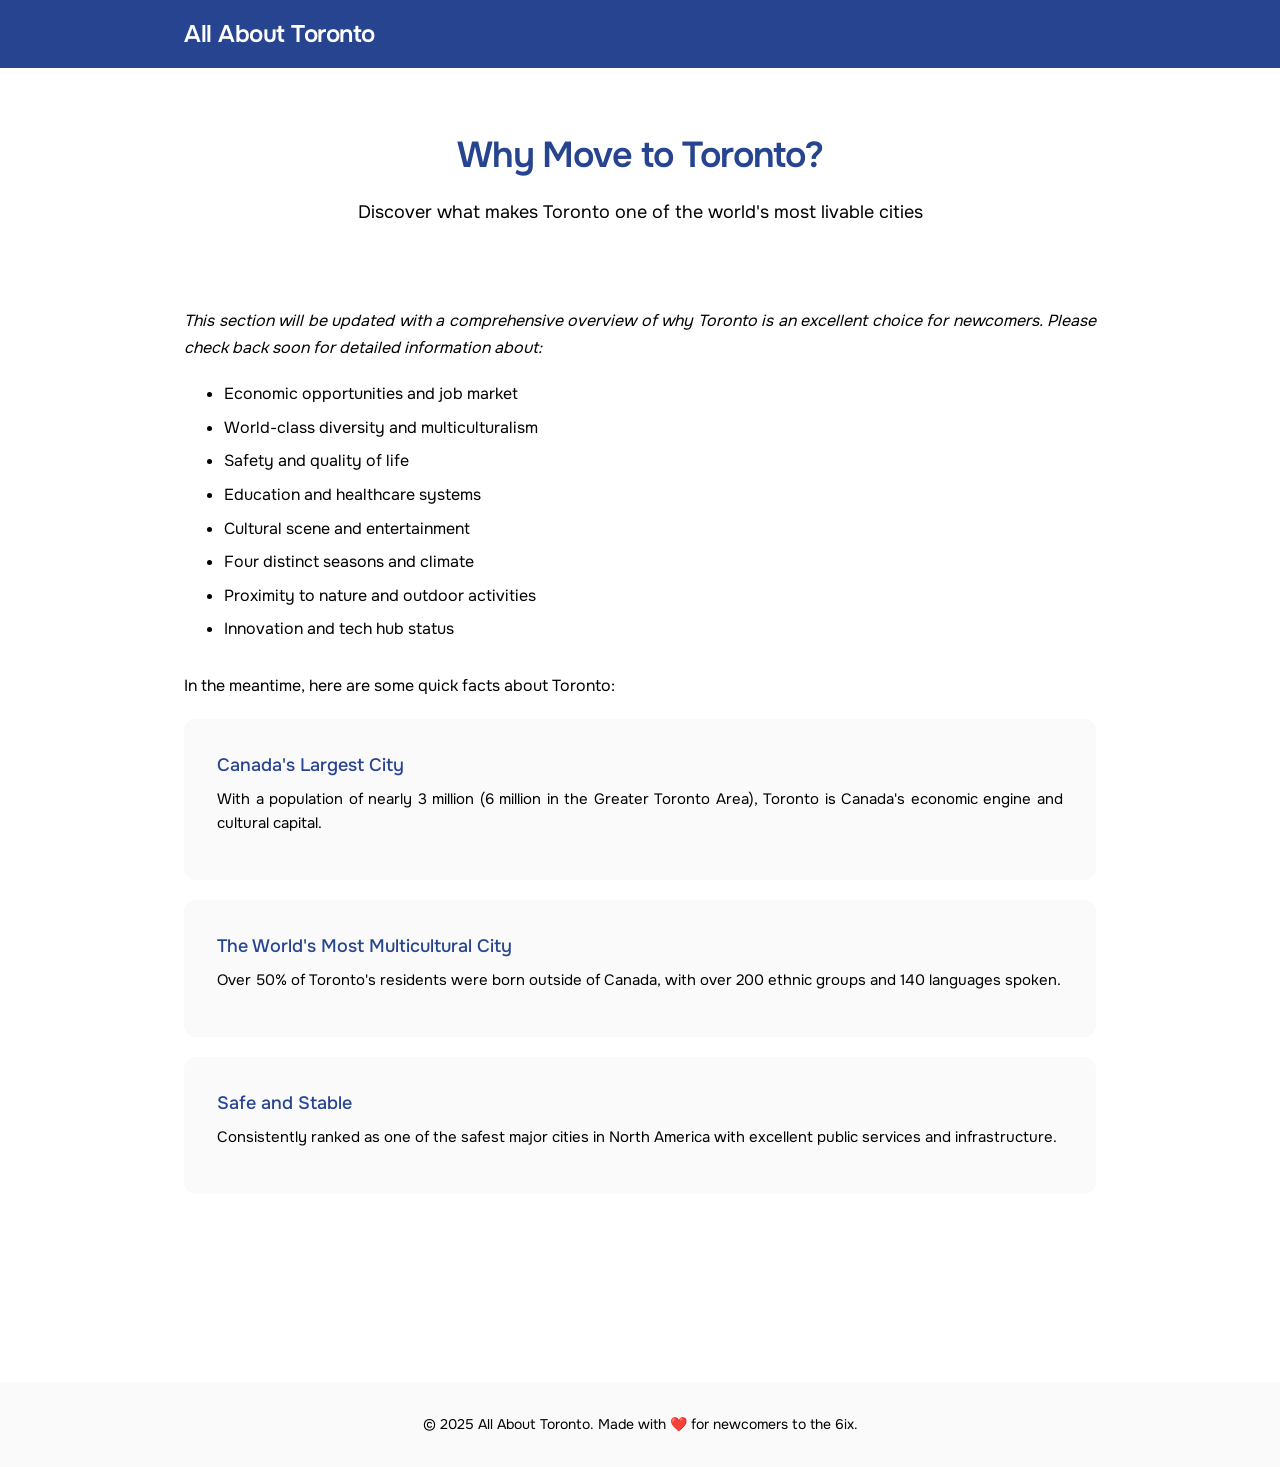
<file: why-toronto.html>
<!DOCTYPE html>
<html lang="en">
<head>
    <meta charset="UTF-8">
    <meta name="viewport" content="width=device-width, initial-scale=1.0">
    <title>Why Move to Toronto? - All About Toronto</title>
    <link rel="preconnect" href="https://fonts.googleapis.com">
    <link rel="preconnect" href="https://fonts.gstatic.com" crossorigin>
    <link href="https://fonts.googleapis.com/css2?family=Onest:wght@300;400;500;600&display=swap" rel="stylesheet">
    <link rel="stylesheet" href="styles.css">
</head>
<body>
    <header>
        <nav>
            <div class="container">
                <a href="index.html" class="logo">All About Toronto</a>
            </div>
        </nav>
    </header>

    <main>
        <section class="page-header">
            <div class="container">
                <h1>Why Move to Toronto?</h1>
                <p class="hero-subtitle">Discover what makes Toronto one of the world's most livable cities</p>
            </div>
        </section>

        <section class="content">
            <div class="container">
                <div class="content-section">
                    <p><em>This section will be updated with a comprehensive overview of why Toronto is an excellent choice for newcomers. Please check back soon for detailed information about:</em></p>
                    
                    <ul style="margin-left: 20px; margin-top: 20px;">
                        <li>Economic opportunities and job market</li>
                        <li>World-class diversity and multiculturalism</li>
                        <li>Safety and quality of life</li>
                        <li>Education and healthcare systems</li>
                        <li>Cultural scene and entertainment</li>
                        <li>Four distinct seasons and climate</li>
                        <li>Proximity to nature and outdoor activities</li>
                        <li>Innovation and tech hub status</li>
                    </ul>
                    
                    <p style="margin-top: 30px;">In the meantime, here are some quick facts about Toronto:</p>
                    
                    <div class="resource-item">
                        <h4>Canada's Largest City</h4>
                        <p>With a population of nearly 3 million (6 million in the Greater Toronto Area), Toronto is Canada's economic engine and cultural capital.</p>
                    </div>
                    
                    <div class="resource-item">
                        <h4>The World's Most Multicultural City</h4>
                        <p>Over 50% of Toronto's residents were born outside of Canada, with over 200 ethnic groups and 140 languages spoken.</p>
                    </div>
                    
                    <div class="resource-item">
                        <h4>Safe and Stable</h4>
                        <p>Consistently ranked as one of the safest major cities in North America with excellent public services and infrastructure.</p>
                    </div>
                </div>
            </div>
        </section>
    </main>

    <footer>
        <div class="container">
            <p>&copy; 2025 All About Toronto. Made with ❤️ for newcomers to the 6ix.</p>
        </div>
    </footer>
</body>
</html>
</file>
<file: styles.css>
/* Reset and Base Styles */
* {
    margin: 0;
    padding: 0;
    box-sizing: border-box;
}

body {
    font-family: 'Onest', sans-serif;
    font-size: 16px;
    line-height: 1.5;
    color: #000000;
    background-color: #ffffff;
    font-weight: 400;
    text-align: justify;
}

a {
    color: #274490;
    text-decoration: none;
    transition: all 0.3s ease;
}

a:hover {
    color: #1a2a5e;
}

.container {
    max-width: 960px;
    margin: 0 auto;
    padding: 0 24px;
}

/* Header and Navigation */
header {
    background: #274490;
    position: sticky;
    top: 0;
    z-index: 100;
}

nav {
    padding: 16px 0;
}

nav .container {
    display: flex;
    justify-content: space-between;
    align-items: center;
}

.logo {
    font-size: 24px;
    font-weight: 600;
    color: #ffffff;
    letter-spacing: -0.02em;
    text-align: left;
}

.logo:hover {
    color: #ffffff;
    opacity: 0.9;
}

.nav-links {
    display: flex;
    list-style: none;
    gap: 24px;
}

.nav-links a {
    color: #000000;
    font-weight: 400;
    font-size: 15px;
    letter-spacing: -0.01em;
    text-align: left;
}

.nav-links a:hover {
    color: #000000;
    opacity: 1;
}

.nav-links a.active {
    color: #274490;
    font-weight: 500;
}

/* Hero Section */
.hero {
    padding: 80px 0 60px;
    text-align: center;
}

h1 {
    font-size: 40px;
    font-weight: 600;
    margin-bottom: 16px;
    letter-spacing: -0.03em;
    color: #274490;
    text-align: center;
}

.hero-subtitle {
    font-size: 18px;
    color: #000000;
    font-weight: 400;
    max-width: 600px;
    margin: 0 auto;
    line-height: 1.6;
    text-align: center;
}

/* Category Grid */
.categories {
    padding: 40px 0 60px;
}

h2 {
    font-size: 24px;
    font-weight: 300;
    margin-bottom: 36px;
    text-align: center;
    color: #000000;
    letter-spacing: -0.02em;
}

.category-grid {
    display: grid;
    grid-template-columns: repeat(2, 1fr);
    gap: 20px;
}

.category-card {
    background: #fafafa;
    padding: 32px;
    border-radius: 12px;
    transition: all 0.3s ease;
    display: block;
    border: 1px solid transparent;
}

.category-card:hover {
    background: #f5f5f5;
    border: 3px solid #274490;
    padding: 30px;
}

.category-card h3 {
    font-size: 20px;
    font-weight: 500;
    margin-bottom: 12px;
    color: #274490;
    letter-spacing: -0.01em;
    text-align: left;
}

.category-card p {
    color: #000000;
    line-height: 1.6;
    font-size: 15px;
}

/* Intro Section */
.intro {
    padding: 60px 0;
    text-align: center;
}

.intro p {
    font-size: 16px;
    margin-bottom: 16px;
    max-width: 600px;
    margin-left: auto;
    margin-right: auto;
    color: #000000;
    line-height: 1.7;
}

/* Footer */
footer {
    background: #fafafa;
    padding: 32px 0;
    text-align: center;
    margin-top: 80px;
}

footer p {
    color: #000000;
    font-size: 14px;
    font-weight: 400;
}

/* Page Content Styles */
.page-header {
    padding: 60px 0 40px;
    text-align: center;
}

.page-header h1 {
    font-size: 36px;
    letter-spacing: -0.03em;
    text-align: center;
}

.content {
    padding: 40px 0 60px;
}

.content-section {
    margin-bottom: 48px;
}

.content-section .category-grid {
    margin-top: 24px;
}

.content-section h2 {
    font-size: 22px;
    margin-bottom: 24px;
    color: #000000;
    font-weight: 400;
    letter-spacing: -0.02em;
}

.content-section h3 {
    font-size: 18px;
    margin: 24px 0 12px;
    font-weight: 500;
}

.content-section p {
    color: #000000;
    line-height: 1.7;
    margin-bottom: 20px;
}

.resource-list {
    list-style: none;
    margin: 20px 0;
}

.resource-item {
    background: #fafafa;
    padding: 32px;
    margin-bottom: 20px;
    border-radius: 12px;
    transition: all 0.3s ease;
    display: block;
    border: 1px solid transparent;
}

.resource-item:hover {
    background: #f5f5f5;
    border: 3px solid #274490;
    padding: 30px;
}

.resource-item h4 {
    font-size: 18px;
    margin-bottom: 8px;
    color: #274490;
    font-weight: 500;
    text-align: left;
}

.resource-item p {
    color: #000000;
    margin-bottom: 12px;
    line-height: 1.6;
    font-size: 15px;
}

.resource-link {
    display: inline-block;
    margin-top: 8px;
    font-weight: 500;
    font-size: 14px;
    color: #274490;
}

/* Responsive */
@media (max-width: 768px) {
    h1 {
        font-size: 32px;
    }
    
    h2 {
        font-size: 20px;
    }
    
    .nav-links {
        gap: 16px;
        font-size: 14px;
    }
    
    .category-grid {
        grid-template-columns: 1fr;
        gap: 16px;
    }
    
    .category-card {
        padding: 24px;
    }
    
    .hero {
        padding: 60px 0 40px;
    }
    
    .container {
        padding: 0 20px;
    }
}

/* Additional refinements */
ul {
    padding-left: 20px;
}

ul li {
    margin-bottom: 8px;
    color: #000000;
    line-height: 1.6;
}
</file>
